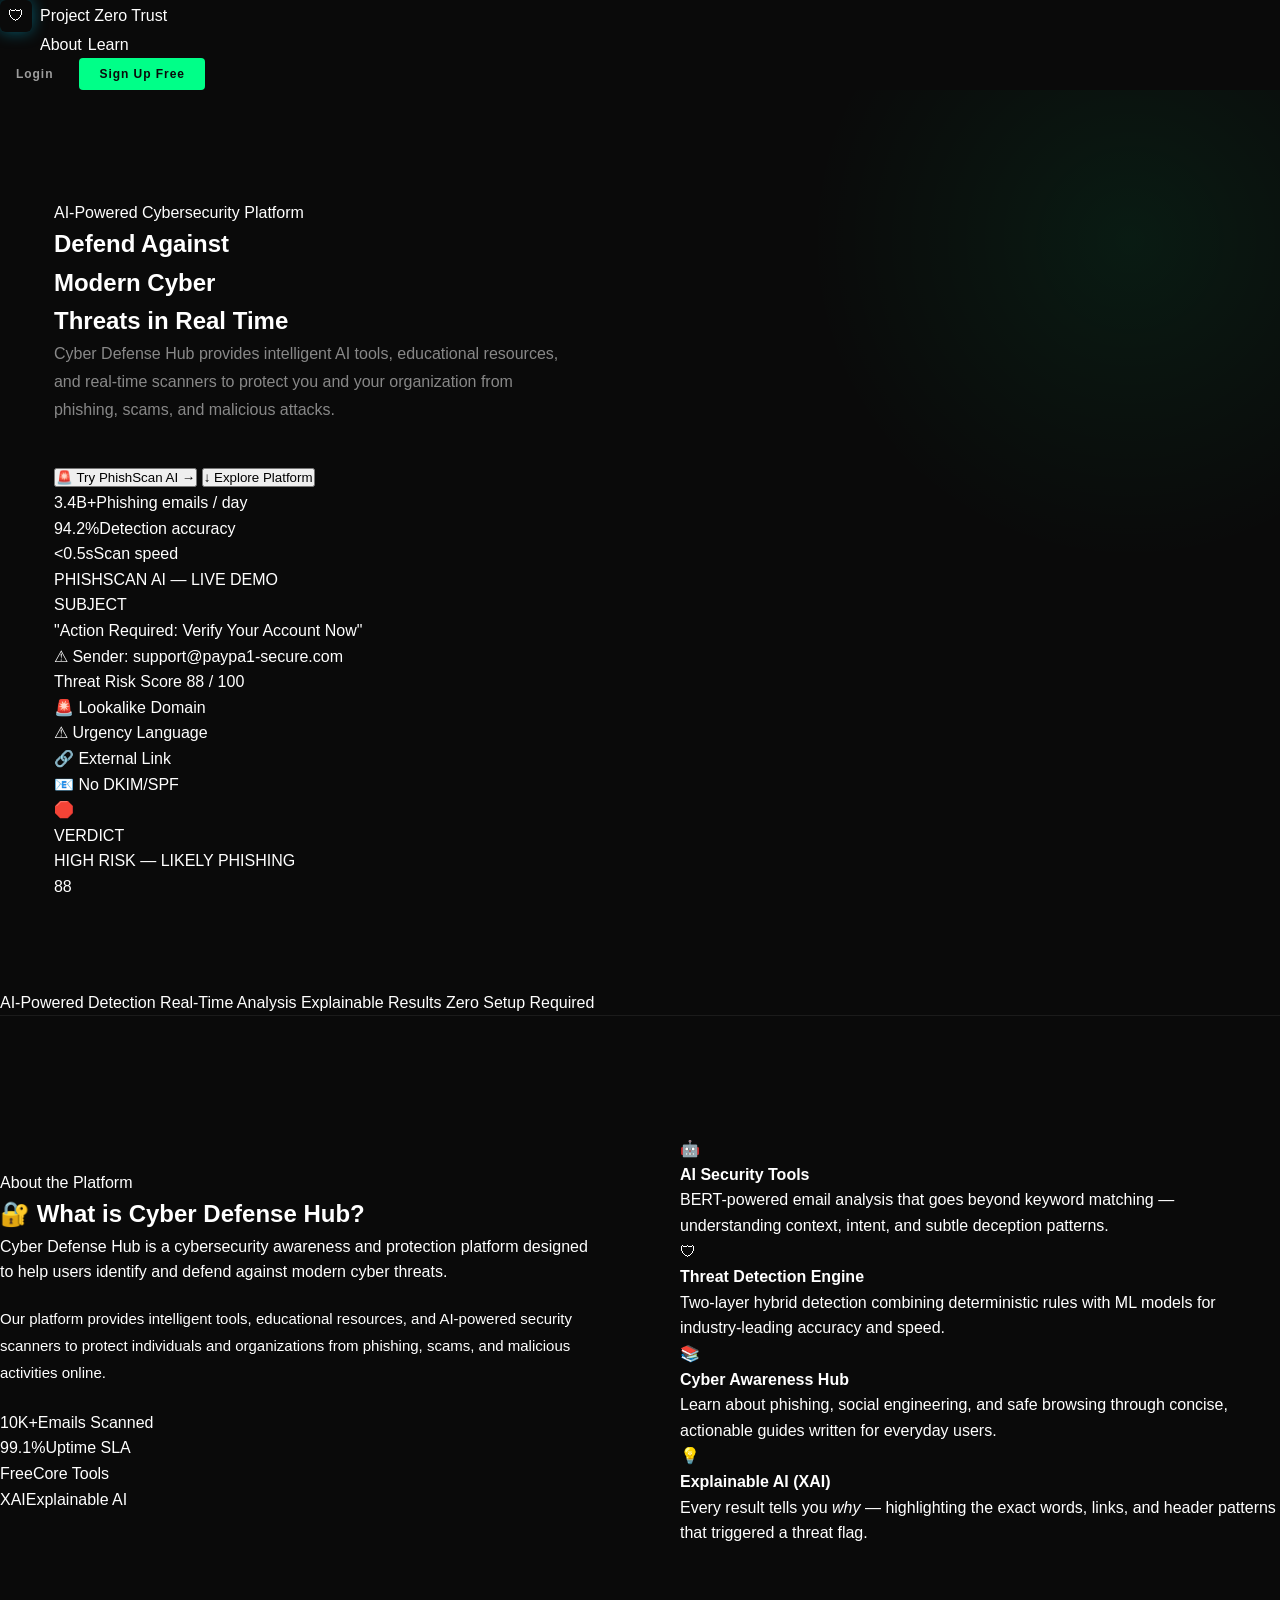
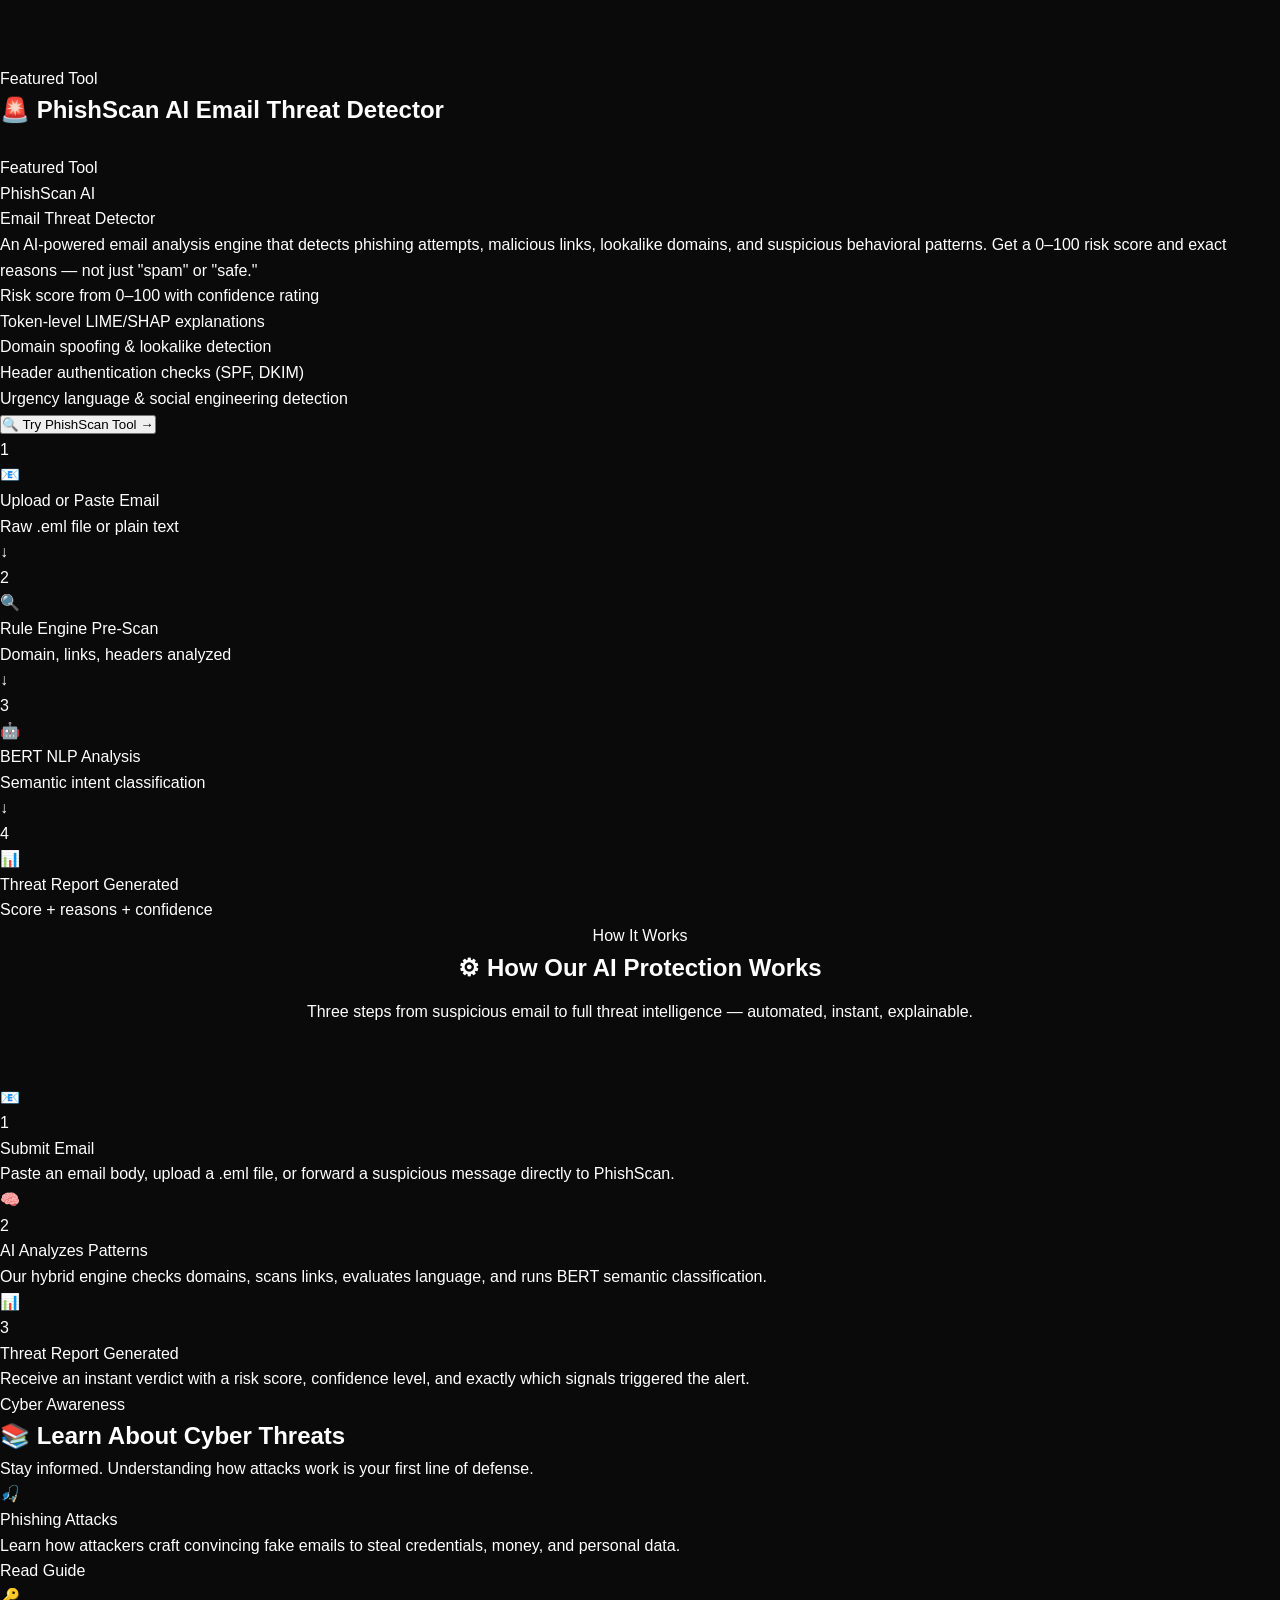
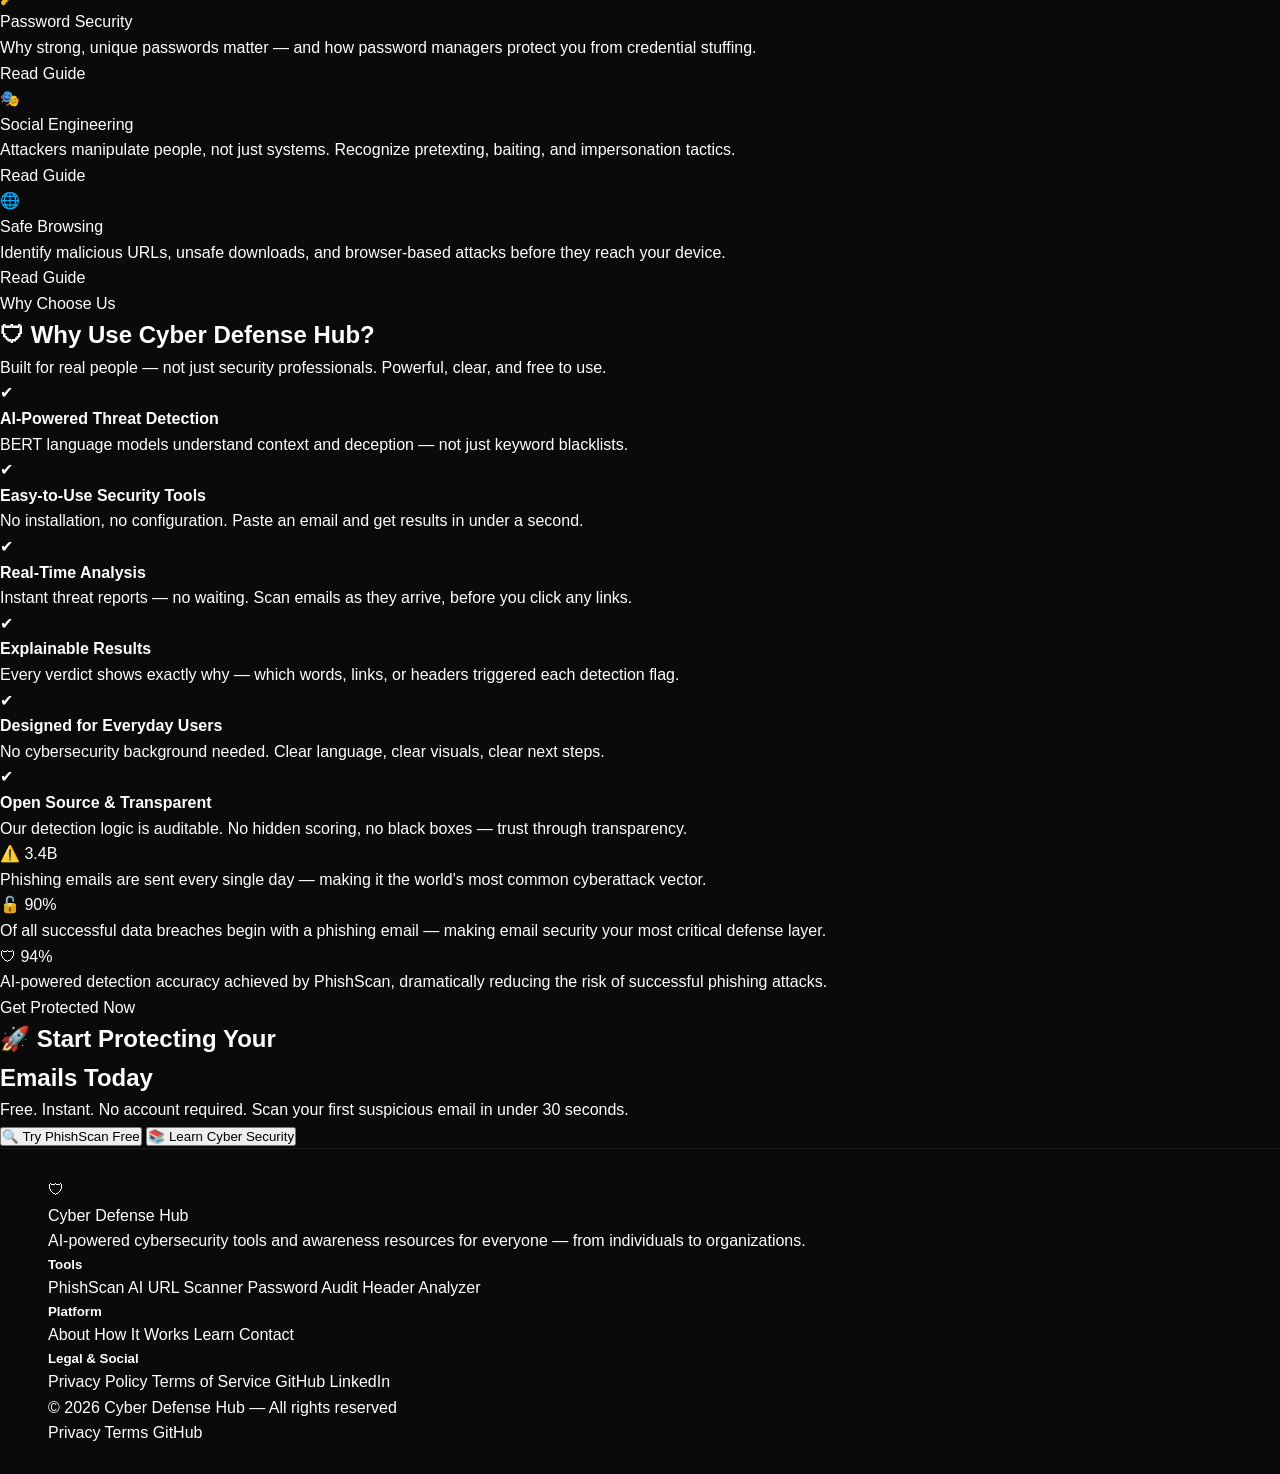
<file: cyber-defense-hub.html>
<!DOCTYPE html>
<html lang="en">
<head>
<meta charset="UTF-8"/>
<meta name="viewport" content="width=device-width, initial-scale=1.0"/>
<title>Cyber Defense Hub — AI-Powered Cybersecurity Platform</title>
<link href="https://fonts.googleapis.com/css2?family=Orbitron:wght@400;600;700;900&family=DM+Sans:wght@300;400;500;600&display=swap" rel="stylesheet"/>
<link rel="stylesheet" href="style.css">
</head>
<body>

<!-- ══════════════ NAVBAR ══════════════ -->
<nav>
  <div class="nav-logo">
    <div class="shield">🛡</div>
    Project Zero Trust
  </div>
  <div class="nav-links">
    <div class="nav-dropdown">
      <span>Tools</span>
      <div class="dropdown-menu">
        <a href="https://phishscan-ai-4mpcusz7thepqtvh73nkqh.streamlit.app" class="dropdown-item" target="_blank">
          <div class="di-icon">🎣</div>
          <div class="di-info">
            <div class="di-name">PhishScan AI <span class="nav-badge">NEW</span></div>
            <div class="di-desc">Email Threat Detector & Analyzer</div>
          </div>
        </a>
        <div class="dropdown-item" style="opacity:0.45; cursor:default;">
          <div class="di-icon">🔗</div>
          <div class="di-info">
            <div class="di-name">URL Scanner <span class="nav-badge" style="background:#333;color:#888">SOON</span></div>
            <div class="di-desc">Malicious link detection</div>
          </div>
        </div>
        <div class="dropdown-item" style="opacity:0.45; cursor:default;">
          <div class="di-icon">🔐</div>
          <div class="di-info">
            <div class="di-name">Password Audit <span class="nav-badge" style="background:#333;color:#888">SOON</span></div>
            <div class="di-desc">Strength & breach checker</div>
          </div>
        </div>
      </div>
    </div>
    <a href="#about">About</a>
    <a href="#awareness">Learn</a>
  </div>
  <div class="nav-right">
    <button class="btn-login">Login</button>
    <button class="btn-signup">Sign Up Free</button>
  </div>
</nav>

<!-- ══════════════ HERO ══════════════ -->
<section id="hero">
  <div class="hero-bg"></div>
  <div class="hero-grid"></div>
  <div class="hero-ring"></div>
  <div class="hero-ring"></div>
  <div class="hero-ring"></div>
  <div class="hero-particles" id="particles"></div>

  <div class="hero-inner">
    <div class="hero-text">
      <div class="hero-kicker">AI-Powered Cybersecurity Platform</div>
      <h1 class="hero-title">
        Defend Against<br/>
        <span class="accent">Modern Cyber</span><br/>
        Threats in Real Time
      </h1>
      <p class="hero-desc">
        Cyber Defense Hub provides intelligent AI tools, educational resources, and real-time scanners to protect you and your organization from phishing, scams, and malicious attacks.
      </p>
      <div class="hero-cta">
        <a href="https://phishscan-ai-4mpcusz7thepqtvh73nkqh.streamlit.app" target="_blank">
          <button class="cta-primary">🚨 Try PhishScan AI →</button>
        </a>
        <button class="cta-secondary" onclick="document.getElementById('about').scrollIntoView({behavior:'smooth'})">
          ↓ Explore Platform
        </button>
      </div>
      <div class="hero-stats">
        <div class="hero-stat"><span class="hs-num">3.4B+</span><span class="hs-label">Phishing emails / day</span></div>
        <div class="hero-stat"><span class="hs-num">94.2%</span><span class="hs-label">Detection accuracy</span></div>
        <div class="hero-stat"><span class="hs-num">&lt;0.5s</span><span class="hs-label">Scan speed</span></div>
      </div>
    </div>

    <div class="hero-card-wrap">
      <div class="hero-card">
        <div class="hc-header">
          <div class="hc-dots">
            <div class="hc-dot r"></div><div class="hc-dot y"></div><div class="hc-dot g"></div>
          </div>
          <div class="hc-title">PHISHSCAN AI — LIVE DEMO</div>
        </div>
        <div class="hc-subject">
          <div class="s-label">SUBJECT</div>
          <div class="s-val">"Action Required: Verify Your Account Now"</div>
          <div class="s-warn">⚠ Sender: support@paypa1-secure.com</div>
        </div>
        <div class="scan-bar-wrap">
          <div class="scan-label">
            <span>Threat Risk Score</span>
            <span class="scan-pct">88 / 100</span>
          </div>
          <div class="scan-track"><div class="scan-fill"></div></div>
        </div>
        <div class="threat-tags">
          <div class="threat-tag high">🚨 Lookalike Domain</div>
          <div class="threat-tag high">⚠ Urgency Language</div>
          <div class="threat-tag med">🔗 External Link</div>
          <div class="threat-tag info">📧 No DKIM/SPF</div>
        </div>
        <div class="verdict-box">
          <div class="verdict-icon">🛑</div>
          <div class="verdict-text">
            <div class="v-label">VERDICT</div>
            <div class="v-val">HIGH RISK — LIKELY PHISHING</div>
          </div>
          <div class="verdict-score">88</div>
        </div>
      </div>
    </div>
  </div>
</section>

<!-- ══════════════ DIVIDER ══════════════ -->
<div class="divider-bar">
  <span>AI-Powered Detection</span>
  <span>Real-Time Analysis</span>
  <span>Explainable Results</span>
  <span>Zero Setup Required</span>
</div>

<!-- ══════════════ ABOUT ══════════════ -->
<section id="about" class="dark-section" style="background: var(--dark2);">
  <div class="ds-inner">
    <div class="about-grid">
      <div class="reveal">
        <div class="sec-label">About the Platform</div>
        <h2 class="sec-title">🔐 What is <span class="c">Cyber Defense Hub?</span></h2>
        <p class="sec-sub" style="margin-bottom: 20px;">
          Cyber Defense Hub is a cybersecurity awareness and protection platform designed to help users identify and defend against modern cyber threats.
        </p>
        <p style="font-size:15px; color:var(--muted-d); line-height:1.8; margin-bottom:24px;">
          Our platform provides intelligent tools, educational resources, and AI-powered security scanners to protect individuals and organizations from phishing, scams, and malicious activities online.
        </p>
        <div class="at-stats">
          <div class="at-stat"><span class="n">10K+</span><span class="l">Emails Scanned</span></div>
          <div class="at-stat"><span class="n">99.1%</span><span class="l">Uptime SLA</span></div>
          <div class="at-stat"><span class="n">Free</span><span class="l">Core Tools</span></div>
          <div class="at-stat"><span class="n">XAI</span><span class="l">Explainable AI</span></div>
        </div>
      </div>
      <div class="about-features reveal" style="transition-delay:0.15s;">
        <div class="af-item">
          <div class="af-icon">🤖</div>
          <div class="af-content">
            <h4>AI Security Tools</h4>
            <p>BERT-powered email analysis that goes beyond keyword matching — understanding context, intent, and subtle deception patterns.</p>
          </div>
        </div>
        <div class="af-item">
          <div class="af-icon">🛡</div>
          <div class="af-content">
            <h4>Threat Detection Engine</h4>
            <p>Two-layer hybrid detection combining deterministic rules with ML models for industry-leading accuracy and speed.</p>
          </div>
        </div>
        <div class="af-item">
          <div class="af-icon">📚</div>
          <div class="af-content">
            <h4>Cyber Awareness Hub</h4>
            <p>Learn about phishing, social engineering, and safe browsing through concise, actionable guides written for everyday users.</p>
          </div>
        </div>
        <div class="af-item">
          <div class="af-icon">💡</div>
          <div class="af-content">
            <h4>Explainable AI (XAI)</h4>
            <p>Every result tells you <em>why</em> — highlighting the exact words, links, and header patterns that triggered a threat flag.</p>
          </div>
        </div>
      </div>
    </div>
  </div>
</section>

<!-- ══════════════ FEATURED TOOL ══════════════ -->
<section id="featured-tool" class="dark-section">
  <div class="ds-inner">
    <div class="sec-label reveal">Featured Tool</div>
    <h2 class="sec-title reveal">🚨 <span class="c">PhishScan AI</span> Email Threat Detector</h2>
    <p class="sec-sub reveal">Our flagship tool — analyze any email in under a second and get a full threat report with human-readable explanations.</p>
    <div class="ft-card reveal">
      <div>
        <div class="ft-badge">Featured Tool</div>
        <div class="ft-title"><span>PhishScan AI</span><br/>Email Threat Detector</div>
        <p class="ft-desc">
          An AI-powered email analysis engine that detects phishing attempts, malicious links, lookalike domains, and suspicious behavioral patterns. Get a 0–100 risk score and exact reasons — not just "spam" or "safe."
        </p>
        <div class="ft-features">
          <div class="ft-feature">Risk score from 0–100 with confidence rating</div>
          <div class="ft-feature">Token-level LIME/SHAP explanations</div>
          <div class="ft-feature">Domain spoofing & lookalike detection</div>
          <div class="ft-feature">Header authentication checks (SPF, DKIM)</div>
          <div class="ft-feature">Urgency language & social engineering detection</div>
        </div>
        <a href="phishing-detector-hackathon.html">
          <button class="btn-try">🔍 Try PhishScan Tool →</button>
        </a>
      </div>
      <div class="ft-flow">
        <div class="flow-step">
          <div class="flow-num n1">1</div>
          <div class="flow-icon">📧</div>
          <div class="flow-content">
            <div class="fc-title">Upload or Paste Email</div>
            <div class="fc-sub">Raw .eml file or plain text</div>
          </div>
        </div>
        <div class="flow-arrow">↓</div>
        <div class="flow-step">
          <div class="flow-num n2">2</div>
          <div class="flow-icon">🔍</div>
          <div class="flow-content">
            <div class="fc-title">Rule Engine Pre-Scan</div>
            <div class="fc-sub">Domain, links, headers analyzed</div>
          </div>
        </div>
        <div class="flow-arrow">↓</div>
        <div class="flow-step">
          <div class="flow-num n3">3</div>
          <div class="flow-icon">🤖</div>
          <div class="flow-content">
            <div class="fc-title">BERT NLP Analysis</div>
            <div class="fc-sub">Semantic intent classification</div>
          </div>
        </div>
        <div class="flow-arrow">↓</div>
        <div class="flow-step">
          <div class="flow-num n4">4</div>
          <div class="flow-icon">📊</div>
          <div class="flow-content">
            <div class="fc-title">Threat Report Generated</div>
            <div class="fc-sub">Score + reasons + confidence</div>
          </div>
        </div>
      </div>
    </div>
  </div>
</section>

<!-- ══════════════ HOW IT WORKS ══════════════ -->
<section id="how-it-works" class="dark-section" style="background:var(--dark2);">
  <div class="ds-inner">
    <div class="sec-label reveal" style="justify-content:center; text-align:center;">How It Works</div>
    <h2 class="sec-title reveal" style="text-align:center; margin:0 auto 12px;">⚙ How Our <span class="c">AI Protection</span> Works</h2>
    <p class="sec-sub reveal" style="text-align:center; margin:0 auto 60px;">Three steps from suspicious email to full threat intelligence — automated, instant, explainable.</p>
    <div class="steps-row">
      <div class="step-item reveal">
        <div class="step-circle"><span>📧</span><div class="step-num">1</div></div>
        <div class="step-title">Submit Email</div>
        <p class="step-desc">Paste an email body, upload a .eml file, or forward a suspicious message directly to PhishScan.</p>
      </div>
      <div class="step-item reveal" style="transition-delay:0.15s;">
        <div class="step-circle"><span>🧠</span><div class="step-num">2</div></div>
        <div class="step-title">AI Analyzes Patterns</div>
        <p class="step-desc">Our hybrid engine checks domains, scans links, evaluates language, and runs BERT semantic classification.</p>
      </div>
      <div class="step-item reveal" style="transition-delay:0.3s;">
        <div class="step-circle"><span>📊</span><div class="step-num">3</div></div>
        <div class="step-title">Threat Report Generated</div>
        <p class="step-desc">Receive an instant verdict with a risk score, confidence level, and exactly which signals triggered the alert.</p>
      </div>
    </div>
  </div>
</section>

<!-- ══════════════ AWARENESS ══════════════ -->
<section id="awareness" class="dark-section">
  <div class="ds-inner">
    <div class="sec-label reveal">Cyber Awareness</div>
    <h2 class="sec-title reveal">📚 Learn About <span class="c">Cyber Threats</span></h2>
    <p class="sec-sub reveal">Stay informed. Understanding how attacks work is your first line of defense.</p>
    <div class="awareness-grid">
      <div class="aw-card c1 reveal">
        <span class="aw-icon">🎣</span>
        <div class="aw-title">Phishing Attacks</div>
        <p class="aw-desc">Learn how attackers craft convincing fake emails to steal credentials, money, and personal data.</p>
        <div class="aw-read"><a href="guide-phishing-attacks.html">Read Guide</a></div>
      </div>
      <div class="aw-card c2 reveal" style="transition-delay:0.1s;">
        <span class="aw-icon">🔑</span>
        <div class="aw-title">Password Security</div>
        <p class="aw-desc">Why strong, unique passwords matter — and how password managers protect you from credential stuffing.</p>
        <div class="aw-read">Read Guide</div>
      </div>
      <div class="aw-card c3 reveal" style="transition-delay:0.2s;">
        <span class="aw-icon">🎭</span>
        <div class="aw-title">Social Engineering</div>
        <p class="aw-desc">Attackers manipulate people, not just systems. Recognize pretexting, baiting, and impersonation tactics.</p>
        <div class="aw-read">Read Guide</div>
      </div>
      <div class="aw-card c4 reveal" style="transition-delay:0.3s;">
        <span class="aw-icon">🌐</span>
        <div class="aw-title">Safe Browsing</div>
        <p class="aw-desc">Identify malicious URLs, unsafe downloads, and browser-based attacks before they reach your device.</p>
        <div class="aw-read">Read Guide</div>
      </div>
    </div>
  </div>
</section>

<!-- ══════════════ WHY CHOOSE ══════════════ -->
<section id="why" class="dark-section" style="background:var(--dark2);">
  <div class="ds-inner">
    <div class="sec-label reveal">Why Choose Us</div>
    <h2 class="sec-title reveal">🛡 Why Use <span class="c">Cyber Defense Hub?</span></h2>
    <p class="sec-sub reveal">Built for real people — not just security professionals. Powerful, clear, and free to use.</p>
    <div class="why-grid reveal">
      <div class="why-item">
        <div class="why-check">✔</div>
        <div class="why-text">
          <h4>AI-Powered Threat Detection</h4>
          <p>BERT language models understand context and deception — not just keyword blacklists.</p>
        </div>
      </div>
      <div class="why-item">
        <div class="why-check">✔</div>
        <div class="why-text">
          <h4>Easy-to-Use Security Tools</h4>
          <p>No installation, no configuration. Paste an email and get results in under a second.</p>
        </div>
      </div>
      <div class="why-item">
        <div class="why-check">✔</div>
        <div class="why-text">
          <h4>Real-Time Analysis</h4>
          <p>Instant threat reports — no waiting. Scan emails as they arrive, before you click any links.</p>
        </div>
      </div>
      <div class="why-item">
        <div class="why-check">✔</div>
        <div class="why-text">
          <h4>Explainable Results</h4>
          <p>Every verdict shows exactly why — which words, links, or headers triggered each detection flag.</p>
        </div>
      </div>
      <div class="why-item">
        <div class="why-check">✔</div>
        <div class="why-text">
          <h4>Designed for Everyday Users</h4>
          <p>No cybersecurity background needed. Clear language, clear visuals, clear next steps.</p>
        </div>
      </div>
      <div class="why-item">
        <div class="why-check">✔</div>
        <div class="why-text">
          <h4>Open Source & Transparent</h4>
          <p>Our detection logic is auditable. No hidden scoring, no black boxes — trust through transparency.</p>
        </div>
      </div>
    </div>
  </div>
</section>

<!-- ══════════════ STATS ══════════════ -->
<section id="stats" class="dark-section" style="padding:0;">
  <div class="stats-grid">
    <div class="stat-block reveal">
      <span class="stat-icon">⚠️</span>
      <span class="stat-num">3.4B</span>
      <p class="stat-desc">Phishing emails are sent every single day — making it the world's most common cyberattack vector.</p>
    </div>
    <div class="stat-block reveal" style="transition-delay:0.15s;">
      <span class="stat-icon">🔓</span>
      <span class="stat-num">90%</span>
      <p class="stat-desc">Of all successful data breaches begin with a phishing email — making email security your most critical defense layer.</p>
    </div>
    <div class="stat-block reveal" style="transition-delay:0.3s;">
      <span class="stat-icon">🛡</span>
      <span class="stat-num">94%</span>
      <p class="stat-desc">AI-powered detection accuracy achieved by PhishScan, dramatically reducing the risk of successful phishing attacks.</p>
    </div>
  </div>
</section>

<!-- ══════════════ CTA ══════════════ -->
<section id="cta">
  <div class="cta-inner">
    <div class="sec-label reveal">Get Protected Now</div>
    <h2 class="cta-h reveal">🚀 Start Protecting Your<br/><span>Emails Today</span></h2>
    <p class="cta-sub reveal">Free. Instant. No account required. Scan your first suspicious email in under 30 seconds.</p>
    <div class="cta-btns reveal">
      <a href="phishing-detector-hackathon.html">
        <button class="cta-btn-main">🔍 Try PhishScan Free</button>
      </a>
      <button class="cta-btn-sec" onclick="document.getElementById('awareness').scrollIntoView({behavior:'smooth'})">
        📚 Learn Cyber Security
      </button>
    </div>
  </div>
</section>

<!-- ══════════════ FOOTER ══════════════ -->
<footer>
  <div class="footer-grid">
    <div class="footer-brand">
      <div class="fb-logo"><div class="shield">🛡</div> Cyber Defense Hub</div>
      <p>AI-powered cybersecurity tools and awareness resources for everyone — from individuals to organizations.</p>
    </div>
    <div class="footer-col">
      <h5>Tools</h5>
      <a href="phishing-detector-hackathon.html">PhishScan AI</a>
      <a href="#">URL Scanner</a>
      <a href="#">Password Audit</a>
      <a href="#">Header Analyzer</a>
    </div>
    <div class="footer-col">
      <h5>Platform</h5>
      <a href="#about">About</a>
      <a href="#how-it-works">How It Works</a>
      <a href="#awareness">Learn</a>
      <a href="#">Contact</a>
    </div>
    <div class="footer-col">
      <h5>Legal & Social</h5>
      <a href="#">Privacy Policy</a>
      <a href="#">Terms of Service</a>
      <a href="#">GitHub</a>
      <a href="#">LinkedIn</a>
    </div>
  </div>
  <div class="footer-bottom">
    <p>© 2026 Cyber Defense Hub — All rights reserved</p>
    <div class="footer-links">
      <a href="#">Privacy</a>
      <a href="#">Terms</a>
      <a href="#">GitHub</a>
    </div>
  </div>
</footer>

<script>
// ── Scroll Reveal ──
const observer = new IntersectionObserver((entries) => {
  entries.forEach(e => { if (e.isIntersecting) e.target.classList.add('visible'); });
}, { threshold: 0.1, rootMargin: '0px 0px -40px 0px' });
document.querySelectorAll('.reveal').forEach(el => observer.observe(el));

// ── Hero Particles ──
const container = document.getElementById('particles');
for (let i = 0; i < 24; i++) {
  const p = document.createElement('div');
  p.className = 'particle';
  p.style.cssText = `
    left: ${Math.random() * 100}%;
    bottom: ${Math.random() * 20}%;
    animation-duration: ${8 + Math.random() * 12}s;
    animation-delay: ${Math.random() * 10}s;
    width: ${2 + Math.random() * 4}px;
    height: ${2 + Math.random() * 4}px;
    opacity: ${0.2 + Math.random() * 0.5};
  `;
  container.appendChild(p);
}

// ── Navbar scroll effect ──
window.addEventListener('scroll', () => {
  const nav = document.querySelector('nav');
  if (window.scrollY > 40) {
    nav.style.borderBottomColor = 'rgba(0,212,255,0.1)';
  } else {
    nav.style.borderBottomColor = 'var(--border-d)';
  }
});
</script>
</body>
</html>
</file>
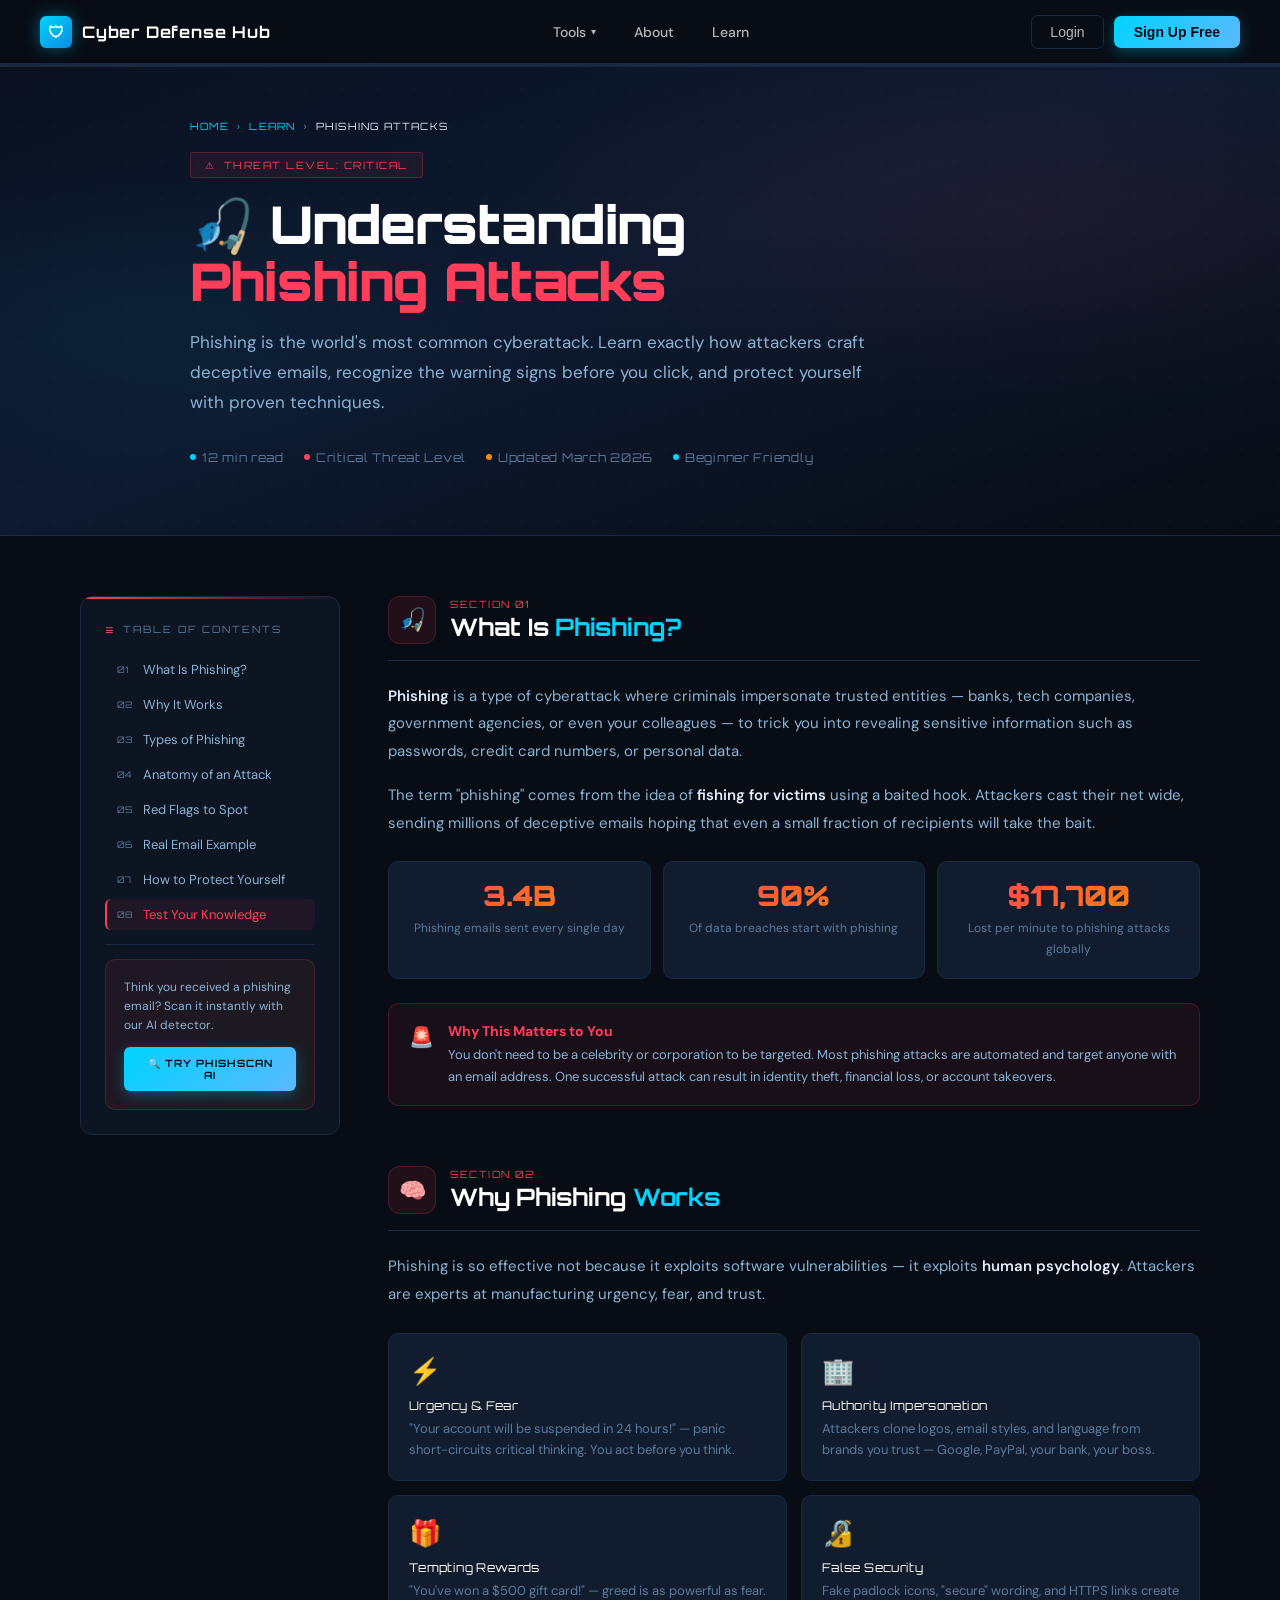
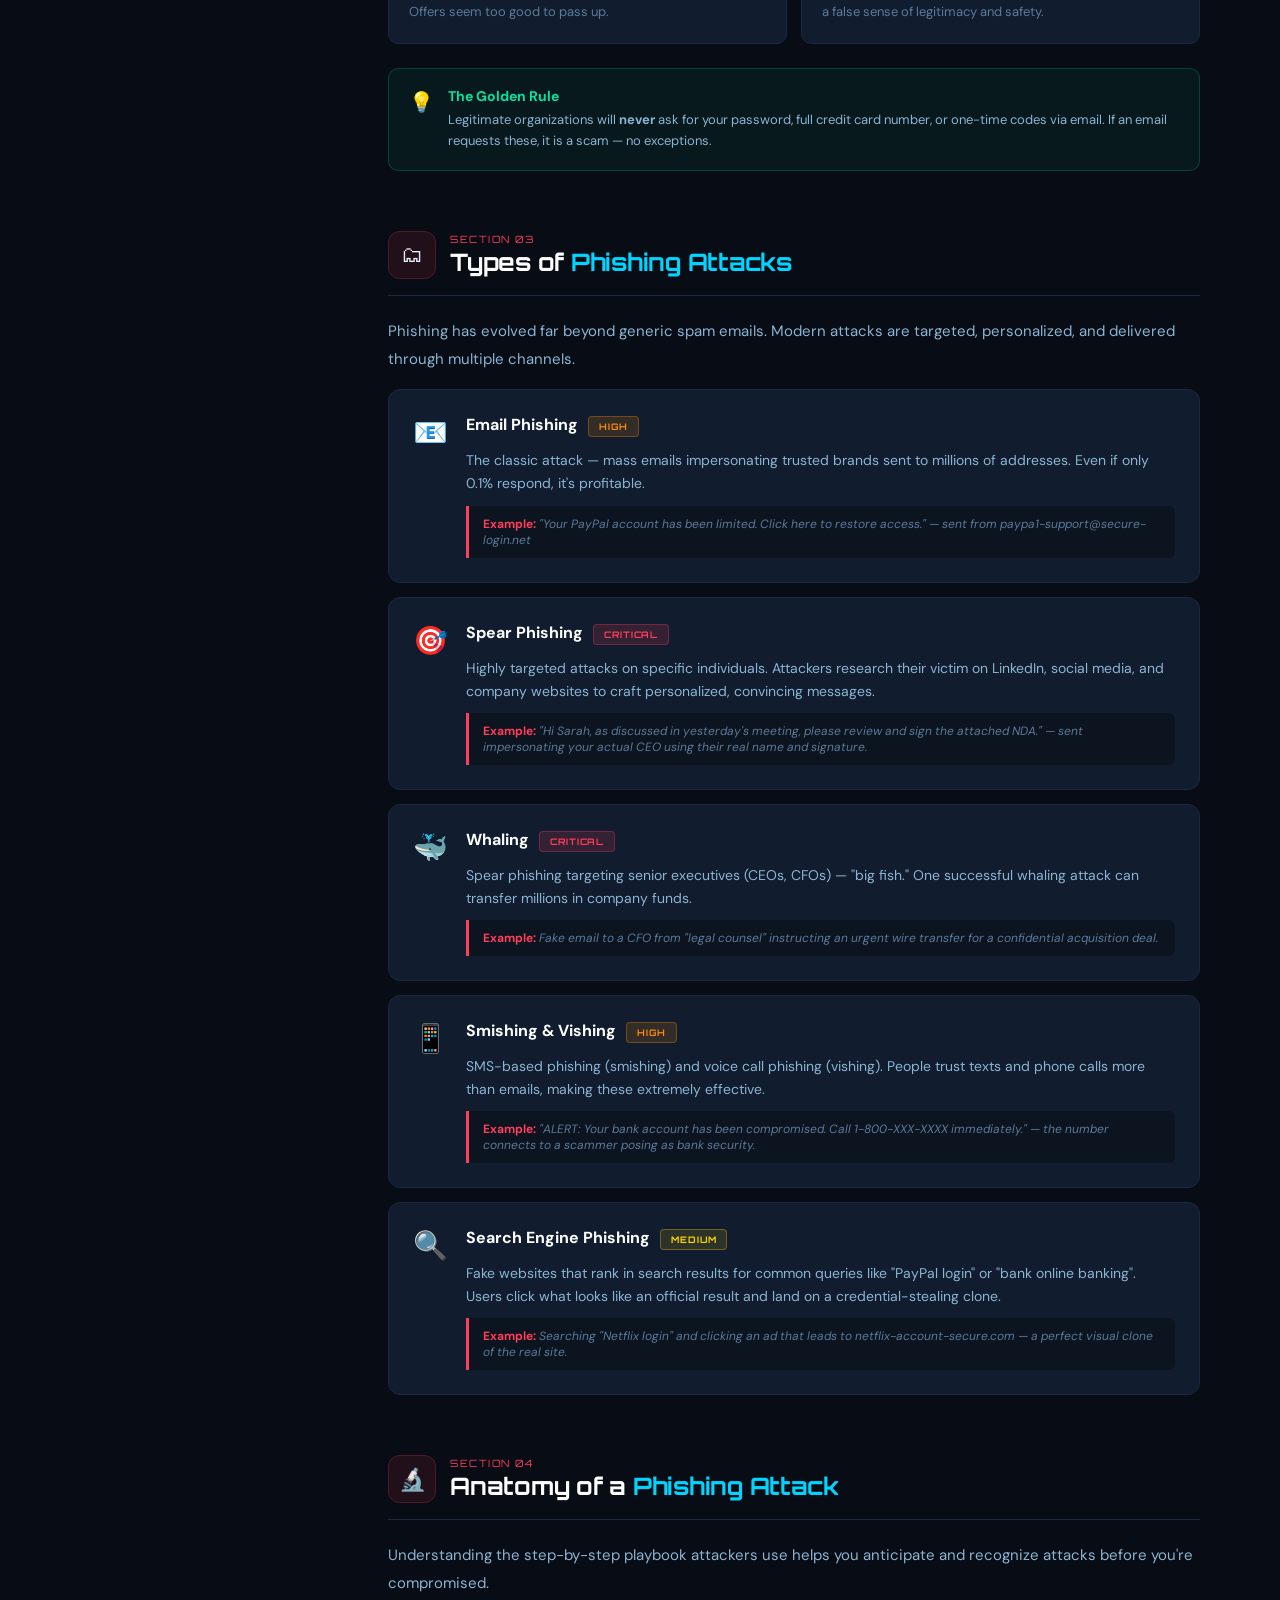
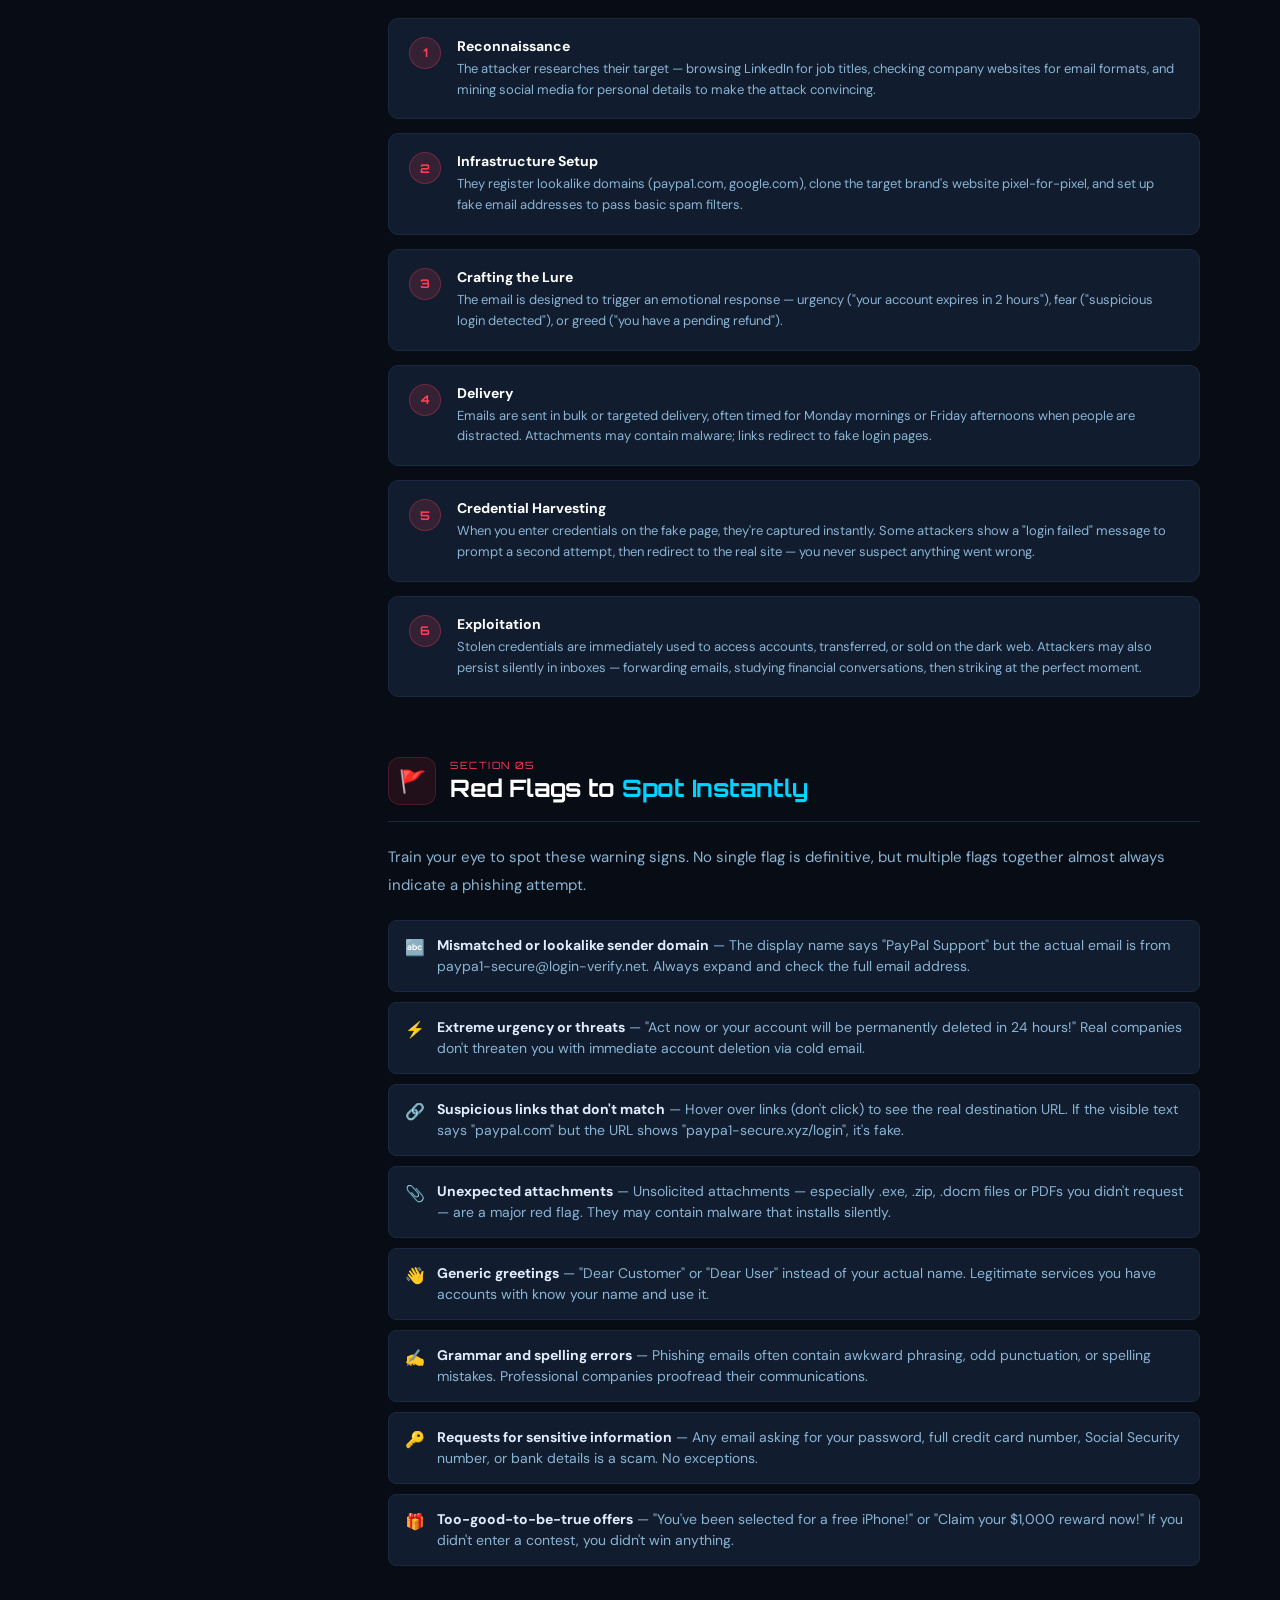
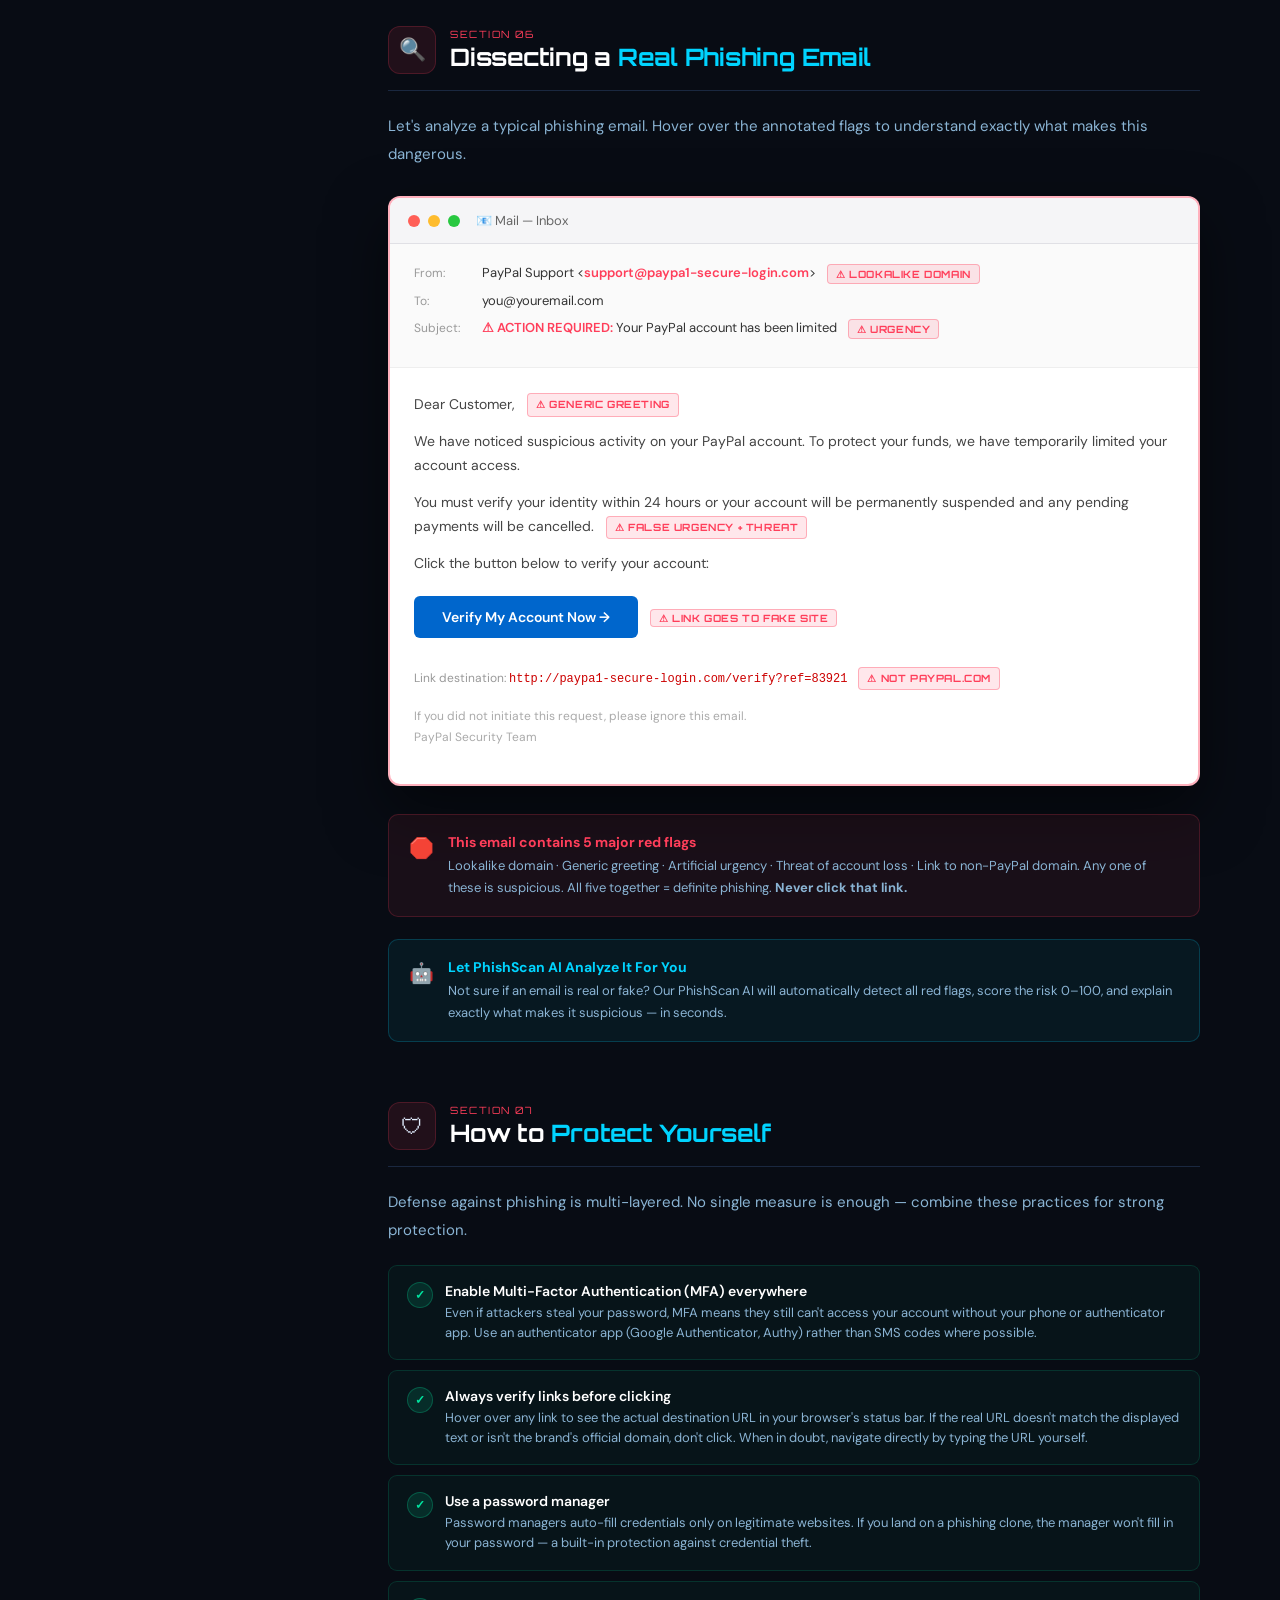
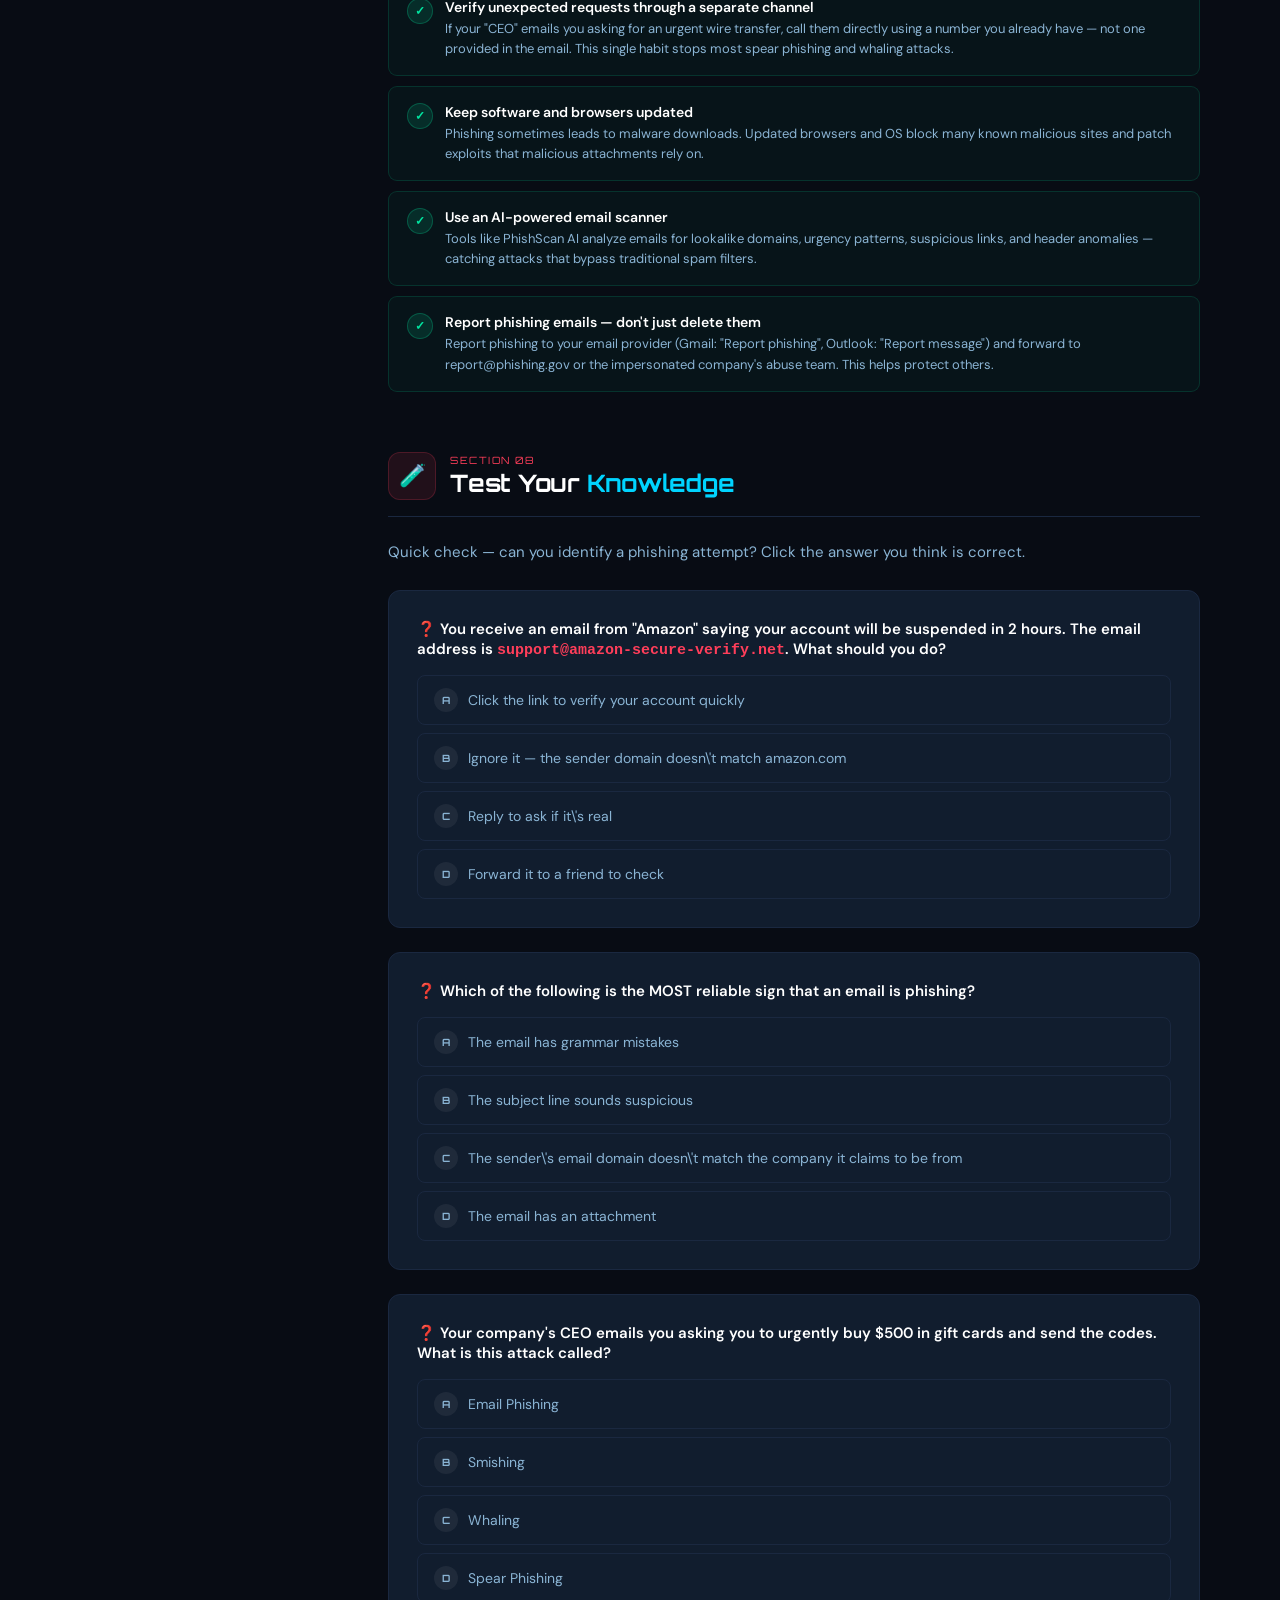
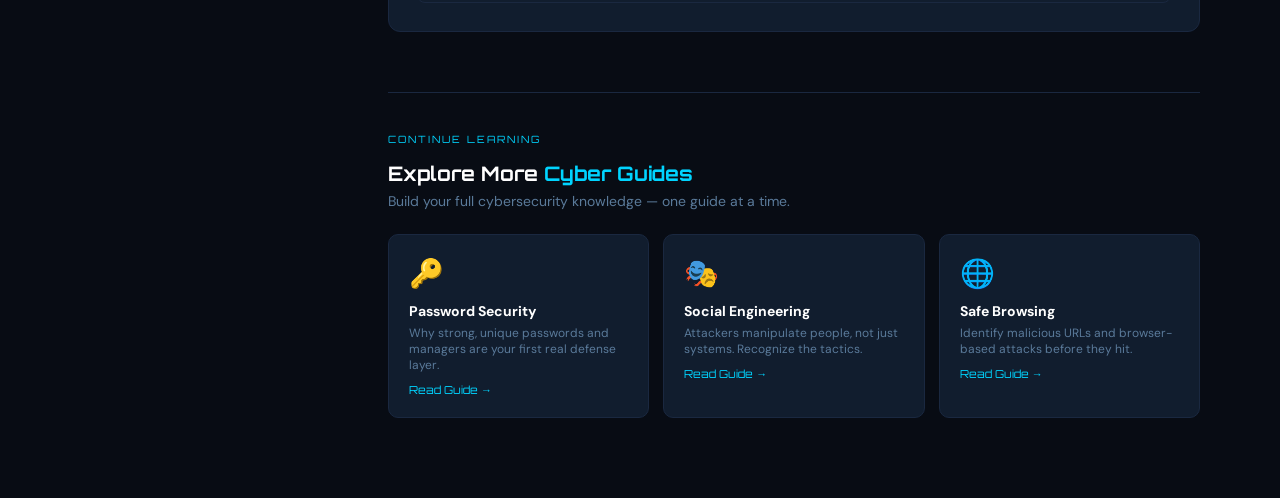
<file: guide-phishing-attacks.html>
<!DOCTYPE html>
<html lang="en">
<head>
<meta charset="UTF-8"/>
<meta name="viewport" content="width=device-width, initial-scale=1.0"/>
<title>Phishing Attacks — Cyber Defense Hub</title>
<link href="https://fonts.googleapis.com/css2?family=Orbitron:wght@400;600;700;900&family=DM+Sans:ital,wght@0,300;0,400;0,500;0,600;1,400&display=swap" rel="stylesheet"/>
<link rel="stylesheet" href="phishingAttackStyle.css">
<script src="phishingAttackScript.js" defer></script>
</head>
<body>

<!-- ── READING PROGRESS ── -->
<div class="reading-progress"><div class="reading-bar" id="readingBar"></div></div>

<!-- ══════════════ NAVBAR ══════════════ -->
<nav>
  <a href="cyber-defense-hub.html" class="nav-logo">
    <div class="shield">🛡</div>
    Cyber Defense Hub
  </a>
  <div class="nav-links">
    <div class="nav-dropdown">
      <span>Tools</span>
      <div class="dropdown-menu">
        <a href="phishing-detector-hackathon.html" class="dropdown-item">
          <div class="di-icon">🎣</div>
          <div>
            <div class="di-name">PhishScan AI <span class="nav-badge">NEW</span></div>
            <div class="di-desc">Email Threat Detector & Analyzer</div>
          </div>
        </a>
        <div class="dropdown-item" style="opacity:0.45;cursor:default;">
          <div class="di-icon">🔗</div>
          <div>
            <div class="di-name">URL Scanner <span class="nav-badge" style="background:#333;color:#666">SOON</span></div>
            <div class="di-desc">Malicious link detection</div>
          </div>
        </div>
      </div>
    </div>
    <a href="cyber-defense-hub.html#about">About</a>
    <a href="cyber-defense-hub.html#awareness">Learn</a>
  </div>
  <div class="nav-right">
    <button class="btn-login">Login</button>
    <button class="btn-signup">Sign Up Free</button>
  </div>
</nav>

<!-- ══════════════ HERO ══════════════ -->
<div class="guide-hero">
  <div class="guide-hero-grid"></div>
  <div class="guide-hero-inner">
    <div class="breadcrumb">
      <a href="cyber-defense-hub.html">Home</a>
      <span>›</span>
      <a href="cyber-defense-hub.html#awareness">Learn</a>
      <span>›</span>
      <span style="color: var(--text);">Phishing Attacks</span>
    </div>
    <div class="guide-kicker">Threat Level: Critical</div>
    <h1 class="guide-title">
      🎣 Understanding<br/>
      <span class="red">Phishing Attacks</span>
    </h1>
    <p class="guide-desc">
      Phishing is the world's most common cyberattack. Learn exactly how attackers craft deceptive emails, recognize the warning signs before you click, and protect yourself with proven techniques.
    </p>
    <div class="guide-meta">
      <div class="meta-tag"><div class="dot"></div> 12 min read</div>
      <div class="meta-tag danger"><div class="dot"></div> Critical Threat Level</div>
      <div class="meta-tag warn"><div class="dot"></div> Updated March 2026</div>
      <div class="meta-tag"><div class="dot"></div> Beginner Friendly</div>
    </div>
  </div>
</div>

<!-- ══════════════ MAIN LAYOUT ══════════════ -->
<div class="guide-layout">

  <!-- ── TOC SIDEBAR ── -->
  <aside>
    <div class="toc">
      <div class="toc-title">Table of Contents</div>
      <ul class="toc-list">
        <li><a href="#what-is" class="active"><span class="toc-num">01</span> What Is Phishing?</a></li>
        <li><a href="#why-it-works"><span class="toc-num">02</span> Why It Works</a></li>
        <li><a href="#types"><span class="toc-num">03</span> Types of Phishing</a></li>
        <li><a href="#anatomy"><span class="toc-num">04</span> Anatomy of an Attack</a></li>
        <li><a href="#red-flags"><span class="toc-num">05</span> Red Flags to Spot</a></li>
        <li><a href="#real-example"><span class="toc-num">06</span> Real Email Example</a></li>
        <li><a href="#protect"><span class="toc-num">07</span> How to Protect Yourself</a></li>
        <li><a href="#quiz"><span class="toc-num">08</span> Test Your Knowledge</a></li>
      </ul>
      <div class="toc-divider"></div>
      <div class="try-tool-card">
        <p>Think you received a phishing email? Scan it instantly with our AI detector.</p>
        <a href="phishing-detector-hackathon.html">
          <button class="try-btn">🔍 Try PhishScan AI</button>
        </a>
      </div>
    </div>
  </aside>

  <!-- ── ARTICLE ── -->
  <article class="guide-content">

    <!-- SECTION 1: WHAT IS PHISHING -->
    <div class="guide-section" id="what-is">
      <div class="section-header">
        <div class="section-icon">🎣</div>
        <div>
          <span class="section-num">Section 01</span>
          <h2 class="section-title">What Is <span class="c">Phishing?</span></h2>
        </div>
      </div>

      <p class="guide-p">
        <strong>Phishing</strong> is a type of cyberattack where criminals impersonate trusted entities — banks, tech companies, government agencies, or even your colleagues — to trick you into revealing sensitive information such as passwords, credit card numbers, or personal data.
      </p>
      <p class="guide-p">
        The term "phishing" comes from the idea of <strong>fishing for victims</strong> using a baited hook. Attackers cast their net wide, sending millions of deceptive emails hoping that even a small fraction of recipients will take the bait.
      </p>

      <div class="stat-row">
        <div class="stat-item">
          <span class="s-num">3.4B</span>
          <span class="s-label">Phishing emails sent every single day</span>
        </div>
        <div class="stat-item">
          <span class="s-num">90%</span>
          <span class="s-label">Of data breaches start with phishing</span>
        </div>
        <div class="stat-item">
          <span class="s-num">$17,700</span>
          <span class="s-label">Lost per minute to phishing attacks globally</span>
        </div>
      </div>

      <div class="callout danger">
        <div class="callout-icon">🚨</div>
        <div class="callout-body">
          <div class="cb-title">Why This Matters to You</div>
          <p>You don't need to be a celebrity or corporation to be targeted. Most phishing attacks are automated and target anyone with an email address. One successful attack can result in identity theft, financial loss, or account takeovers.</p>
        </div>
      </div>
    </div>

    <!-- SECTION 2: WHY IT WORKS -->
    <div class="guide-section" id="why-it-works">
      <div class="section-header">
        <div class="section-icon">🧠</div>
        <div>
          <span class="section-num">Section 02</span>
          <h2 class="section-title">Why Phishing <span class="c">Works</span></h2>
        </div>
      </div>

      <p class="guide-p">
        Phishing is so effective not because it exploits software vulnerabilities — it exploits <strong>human psychology</strong>. Attackers are experts at manufacturing urgency, fear, and trust.
      </p>

      <div class="cards-grid">
        <div class="info-card">
          <span class="ic-icon">⚡</span>
          <div class="ic-title">Urgency & Fear</div>
          <p class="ic-desc">"Your account will be suspended in 24 hours!" — panic short-circuits critical thinking. You act before you think.</p>
        </div>
        <div class="info-card">
          <span class="ic-icon">🏢</span>
          <div class="ic-title">Authority Impersonation</div>
          <p class="ic-desc">Attackers clone logos, email styles, and language from brands you trust — Google, PayPal, your bank, your boss.</p>
        </div>
        <div class="info-card">
          <span class="ic-icon">🎁</span>
          <div class="ic-title">Tempting Rewards</div>
          <p class="ic-desc">"You've won a $500 gift card!" — greed is as powerful as fear. Offers seem too good to pass up.</p>
        </div>
        <div class="info-card">
          <span class="ic-icon">🔏</span>
          <div class="ic-title">False Security</div>
          <p class="ic-desc">Fake padlock icons, "secure" wording, and HTTPS links create a false sense of legitimacy and safety.</p>
        </div>
      </div>

      <div class="callout tip">
        <div class="callout-icon">💡</div>
        <div class="callout-body">
          <div class="cb-title">The Golden Rule</div>
          <p>Legitimate organizations will <strong>never</strong> ask for your password, full credit card number, or one-time codes via email. If an email requests these, it is a scam — no exceptions.</p>
        </div>
      </div>
    </div>

    <!-- SECTION 3: TYPES -->
    <div class="guide-section" id="types">
      <div class="section-header">
        <div class="section-icon">🗂</div>
        <div>
          <span class="section-num">Section 03</span>
          <h2 class="section-title">Types of <span class="c">Phishing Attacks</span></h2>
        </div>
      </div>

      <p class="guide-p">Phishing has evolved far beyond generic spam emails. Modern attacks are targeted, personalized, and delivered through multiple channels.</p>

      <div class="type-card">
        <div class="type-icon">📧</div>
        <div class="type-content">
          <div style="display:flex; gap:10px; align-items:center; margin-bottom:8px;">
            <h4>Email Phishing</h4>
            <span class="type-badge high">HIGH</span>
          </div>
          <p>The classic attack — mass emails impersonating trusted brands sent to millions of addresses. Even if only 0.1% respond, it's profitable.</p>
          <div class="example"><strong>Example:</strong> "Your PayPal account has been limited. Click here to restore access." — sent from paypa1-support@secure-login.net</div>
        </div>
      </div>

      <div class="type-card">
        <div class="type-icon">🎯</div>
        <div class="type-content">
          <div style="display:flex; gap:10px; align-items:center; margin-bottom:8px;">
            <h4>Spear Phishing</h4>
            <span class="type-badge critical">CRITICAL</span>
          </div>
          <p>Highly targeted attacks on specific individuals. Attackers research their victim on LinkedIn, social media, and company websites to craft personalized, convincing messages.</p>
          <div class="example"><strong>Example:</strong> "Hi Sarah, as discussed in yesterday's meeting, please review and sign the attached NDA." — sent impersonating your actual CEO using their real name and signature.</div>
        </div>
      </div>

      <div class="type-card">
        <div class="type-icon">🐳</div>
        <div class="type-content">
          <div style="display:flex; gap:10px; align-items:center; margin-bottom:8px;">
            <h4>Whaling</h4>
            <span class="type-badge critical">CRITICAL</span>
          </div>
          <p>Spear phishing targeting senior executives (CEOs, CFOs) — "big fish." One successful whaling attack can transfer millions in company funds.</p>
          <div class="example"><strong>Example:</strong> Fake email to a CFO from "legal counsel" instructing an urgent wire transfer for a confidential acquisition deal.</div>
        </div>
      </div>

      <div class="type-card">
        <div class="type-icon">📱</div>
        <div class="type-content">
          <div style="display:flex; gap:10px; align-items:center; margin-bottom:8px;">
            <h4>Smishing & Vishing</h4>
            <span class="type-badge high">HIGH</span>
          </div>
          <p>SMS-based phishing (smishing) and voice call phishing (vishing). People trust texts and phone calls more than emails, making these extremely effective.</p>
          <div class="example"><strong>Example:</strong> "ALERT: Your bank account has been compromised. Call 1-800-XXX-XXXX immediately." — the number connects to a scammer posing as bank security.</div>
        </div>
      </div>

      <div class="type-card">
        <div class="type-icon">🔍</div>
        <div class="type-content">
          <div style="display:flex; gap:10px; align-items:center; margin-bottom:8px;">
            <h4>Search Engine Phishing</h4>
            <span class="type-badge med">MEDIUM</span>
          </div>
          <p>Fake websites that rank in search results for common queries like "PayPal login" or "bank online banking". Users click what looks like an official result and land on a credential-stealing clone.</p>
          <div class="example"><strong>Example:</strong> Searching "Netflix login" and clicking an ad that leads to netflix-account-secure.com — a perfect visual clone of the real site.</div>
        </div>
      </div>
    </div>

    <!-- SECTION 4: ANATOMY -->
    <div class="guide-section" id="anatomy">
      <div class="section-header">
        <div class="section-icon">🔬</div>
        <div>
          <span class="section-num">Section 04</span>
          <h2 class="section-title">Anatomy of a <span class="c">Phishing Attack</span></h2>
        </div>
      </div>

      <p class="guide-p">Understanding the step-by-step playbook attackers use helps you anticipate and recognize attacks before you're compromised.</p>

      <div class="steps-list">
        <div class="step-row">
          <div class="step-n">1</div>
          <div class="step-body">
            <h4>Reconnaissance</h4>
            <p>The attacker researches their target — browsing LinkedIn for job titles, checking company websites for email formats, and mining social media for personal details to make the attack convincing.</p>
          </div>
        </div>
        <div class="step-row">
          <div class="step-n">2</div>
          <div class="step-body">
            <h4>Infrastructure Setup</h4>
            <p>They register lookalike domains (paypa1.com, googIe.com), clone the target brand's website pixel-for-pixel, and set up fake email addresses to pass basic spam filters.</p>
          </div>
        </div>
        <div class="step-row">
          <div class="step-n">3</div>
          <div class="step-body">
            <h4>Crafting the Lure</h4>
            <p>The email is designed to trigger an emotional response — urgency ("your account expires in 2 hours"), fear ("suspicious login detected"), or greed ("you have a pending refund").</p>
          </div>
        </div>
        <div class="step-row">
          <div class="step-n">4</div>
          <div class="step-body">
            <h4>Delivery</h4>
            <p>Emails are sent in bulk or targeted delivery, often timed for Monday mornings or Friday afternoons when people are distracted. Attachments may contain malware; links redirect to fake login pages.</p>
          </div>
        </div>
        <div class="step-row">
          <div class="step-n">5</div>
          <div class="step-body">
            <h4>Credential Harvesting</h4>
            <p>When you enter credentials on the fake page, they're captured instantly. Some attackers show a "login failed" message to prompt a second attempt, then redirect to the real site — you never suspect anything went wrong.</p>
          </div>
        </div>
        <div class="step-row">
          <div class="step-n">6</div>
          <div class="step-body">
            <h4>Exploitation</h4>
            <p>Stolen credentials are immediately used to access accounts, transferred, or sold on the dark web. Attackers may also persist silently in inboxes — forwarding emails, studying financial conversations, then striking at the perfect moment.</p>
          </div>
        </div>
      </div>
    </div>

    <!-- SECTION 5: RED FLAGS -->
    <div class="guide-section" id="red-flags">
      <div class="section-header">
        <div class="section-icon">🚩</div>
        <div>
          <span class="section-num">Section 05</span>
          <h2 class="section-title">Red Flags to <span class="c">Spot Instantly</span></h2>
        </div>
      </div>

      <p class="guide-p">Train your eye to spot these warning signs. No single flag is definitive, but multiple flags together almost always indicate a phishing attempt.</p>

      <div class="flags-list">
        <div class="flag-item">
          <div class="flag-icon">🔤</div>
          <div class="flag-text"><strong>Mismatched or lookalike sender domain</strong> — The display name says "PayPal Support" but the actual email is from paypa1-secure@login-verify.net. Always expand and check the full email address.</div>
        </div>
        <div class="flag-item">
          <div class="flag-icon">⚡</div>
          <div class="flag-text"><strong>Extreme urgency or threats</strong> — "Act now or your account will be permanently deleted in 24 hours!" Real companies don't threaten you with immediate account deletion via cold email.</div>
        </div>
        <div class="flag-item">
          <div class="flag-icon">🔗</div>
          <div class="flag-text"><strong>Suspicious links that don't match</strong> — Hover over links (don't click) to see the real destination URL. If the visible text says "paypal.com" but the URL shows "paypa1-secure.xyz/login", it's fake.</div>
        </div>
        <div class="flag-item">
          <div class="flag-icon">📎</div>
          <div class="flag-text"><strong>Unexpected attachments</strong> — Unsolicited attachments — especially .exe, .zip, .docm files or PDFs you didn't request — are a major red flag. They may contain malware that installs silently.</div>
        </div>
        <div class="flag-item">
          <div class="flag-icon">👋</div>
          <div class="flag-text"><strong>Generic greetings</strong> — "Dear Customer" or "Dear User" instead of your actual name. Legitimate services you have accounts with know your name and use it.</div>
        </div>
        <div class="flag-item">
          <div class="flag-icon">✍️</div>
          <div class="flag-text"><strong>Grammar and spelling errors</strong> — Phishing emails often contain awkward phrasing, odd punctuation, or spelling mistakes. Professional companies proofread their communications.</div>
        </div>
        <div class="flag-item">
          <div class="flag-icon">🔑</div>
          <div class="flag-text"><strong>Requests for sensitive information</strong> — Any email asking for your password, full credit card number, Social Security number, or bank details is a scam. No exceptions.</div>
        </div>
        <div class="flag-item">
          <div class="flag-icon">🎁</div>
          <div class="flag-text"><strong>Too-good-to-be-true offers</strong> — "You've been selected for a free iPhone!" or "Claim your $1,000 reward now!" If you didn't enter a contest, you didn't win anything.</div>
        </div>
      </div>
    </div>

    <!-- SECTION 6: REAL EXAMPLE -->
    <div class="guide-section" id="real-example">
      <div class="section-header">
        <div class="section-icon">🔍</div>
        <div>
          <span class="section-num">Section 06</span>
          <h2 class="section-title">Dissecting a <span class="c">Real Phishing Email</span></h2>
        </div>
      </div>

      <p class="guide-p">Let's analyze a typical phishing email. Hover over the annotated flags to understand exactly what makes this dangerous.</p>

      <div class="fake-email">
        <div class="fe-bar">
          <div class="fe-dot r"></div><div class="fe-dot y"></div><div class="fe-dot g"></div>
          <span class="fe-client">📧 Mail — Inbox</span>
        </div>
        <div class="fe-header">
          <div class="fe-field">
            <span class="fe-label">From:</span>
            <span class="fe-val">
              PayPal Support &lt;<span class="fe-warn">support@paypa1-secure-login.com</span>&gt;
              <span class="annotation">⚠ LOOKALIKE DOMAIN</span>
            </span>
          </div>
          <div class="fe-field">
            <span class="fe-label">To:</span>
            <span class="fe-val">you@youremail.com</span>
          </div>
          <div class="fe-field">
            <span class="fe-label">Subject:</span>
            <span class="fe-val">
              <span class="fe-warn">⚠ ACTION REQUIRED:</span> Your PayPal account has been limited
              <span class="annotation">⚠ URGENCY</span>
            </span>
          </div>
        </div>
        <div class="fe-body">
          <p>Dear Customer, <span class="annotation">⚠ GENERIC GREETING</span></p>
          <p>We have noticed <span class="fe-warn">suspicious activity</span> on your PayPal account. To protect your funds, we have temporarily <span class="fe-warn">limited your account access</span>.</p>
          <p>You must verify your identity within <span class="fe-warn">24 hours</span> or your account will be <span class="fe-warn">permanently suspended</span> and any pending payments will be cancelled. <span class="annotation">⚠ FALSE URGENCY + THREAT</span></p>
          <p>Click the button below to verify your account:</p>
          <div class="fe-btn">Verify My Account Now →</div>
          <span class="annotation">⚠ LINK GOES TO FAKE SITE</span>
          <br/><br/>
          <p style="font-size:12px; color:#999;">Link destination: <span class="fe-link">http://paypa1-secure-login.com/verify?ref=83921</span> <span class="annotation">⚠ NOT PAYPAL.COM</span></p>
          <p style="font-size:12px; color:#aaa; margin-top:16px;">If you did not initiate this request, please ignore this email.<br/>PayPal Security Team</p>
        </div>
      </div>

      <div class="callout danger">
        <div class="callout-icon">🛑</div>
        <div class="callout-body">
          <div class="cb-title">This email contains 5 major red flags</div>
          <p>Lookalike domain · Generic greeting · Artificial urgency · Threat of account loss · Link to non-PayPal domain. Any one of these is suspicious. All five together = definite phishing. <strong>Never click that link.</strong></p>
        </div>
      </div>

      <div class="callout info">
        <div class="callout-icon">🤖</div>
        <div class="callout-body">
          <div class="cb-title">Let PhishScan AI Analyze It For You</div>
          <p>Not sure if an email is real or fake? Our PhishScan AI will automatically detect all red flags, score the risk 0–100, and explain exactly what makes it suspicious — in seconds.</p>
        </div>
      </div>
    </div>

    <!-- SECTION 7: PROTECT -->
    <div class="guide-section" id="protect">
      <div class="section-header">
        <div class="section-icon">🛡</div>
        <div>
          <span class="section-num">Section 07</span>
          <h2 class="section-title">How to <span class="c">Protect Yourself</span></h2>
        </div>
      </div>

      <p class="guide-p">Defense against phishing is multi-layered. No single measure is enough — combine these practices for strong protection.</p>

      <div class="checklist">
        <div class="check-item">
          <div class="check-icon">✓</div>
          <div class="check-body">
            <h4>Enable Multi-Factor Authentication (MFA) everywhere</h4>
            <p>Even if attackers steal your password, MFA means they still can't access your account without your phone or authenticator app. Use an authenticator app (Google Authenticator, Authy) rather than SMS codes where possible.</p>
          </div>
        </div>
        <div class="check-item">
          <div class="check-icon">✓</div>
          <div class="check-body">
            <h4>Always verify links before clicking</h4>
            <p>Hover over any link to see the actual destination URL in your browser's status bar. If the real URL doesn't match the displayed text or isn't the brand's official domain, don't click. When in doubt, navigate directly by typing the URL yourself.</p>
          </div>
        </div>
        <div class="check-item">
          <div class="check-icon">✓</div>
          <div class="check-body">
            <h4>Use a password manager</h4>
            <p>Password managers auto-fill credentials only on legitimate websites. If you land on a phishing clone, the manager won't fill in your password — a built-in protection against credential theft.</p>
          </div>
        </div>
        <div class="check-item">
          <div class="check-icon">✓</div>
          <div class="check-body">
            <h4>Verify unexpected requests through a separate channel</h4>
            <p>If your "CEO" emails you asking for an urgent wire transfer, call them directly using a number you already have — not one provided in the email. This single habit stops most spear phishing and whaling attacks.</p>
          </div>
        </div>
        <div class="check-item">
          <div class="check-icon">✓</div>
          <div class="check-body">
            <h4>Keep software and browsers updated</h4>
            <p>Phishing sometimes leads to malware downloads. Updated browsers and OS block many known malicious sites and patch exploits that malicious attachments rely on.</p>
          </div>
        </div>
        <div class="check-item">
          <div class="check-icon">✓</div>
          <div class="check-body">
            <h4>Use an AI-powered email scanner</h4>
            <p>Tools like PhishScan AI analyze emails for lookalike domains, urgency patterns, suspicious links, and header anomalies — catching attacks that bypass traditional spam filters.</p>
          </div>
        </div>
        <div class="check-item">
          <div class="check-icon">✓</div>
          <div class="check-body">
            <h4>Report phishing emails — don't just delete them</h4>
            <p>Report phishing to your email provider (Gmail: "Report phishing", Outlook: "Report message") and forward to report@phishing.gov or the impersonated company's abuse team. This helps protect others.</p>
          </div>
        </div>
      </div>
    </div>

    <!-- SECTION 8: QUIZ -->
    <div class="guide-section" id="quiz">
      <div class="section-header">
        <div class="section-icon">🧪</div>
        <div>
          <span class="section-num">Section 08</span>
          <h2 class="section-title">Test Your <span class="c">Knowledge</span></h2>
        </div>
      </div>

      <p class="guide-p">Quick check — can you identify a phishing attempt? Click the answer you think is correct.</p>

      <!-- Q1 -->
      <div class="quiz-card">
        <div class="quiz-q">❓ You receive an email from "Amazon" saying your account will be suspended in 2 hours. The email address is <code style="color:var(--red);">support@amazon-secure-verify.net</code>. What should you do?</div>
        <div class="quiz-options" id="q1">
          <div class="quiz-opt" onclick="answer('q1', this, false, 'Clicking the link takes you to a credential-stealing fake site designed to look exactly like Amazon.')">
            <div class="opt-letter">A</div>Click the link to verify your account quickly
          </div>
          <div class="quiz-opt" onclick="answer('q1', this, true, 'Correct! The domain amazon-secure-verify.net is NOT amazon.com — this is a textbook lookalike domain phishing attack.')">
            <div class="opt-letter">B</div>Ignore it — the sender domain doesn\'t match amazon.com
          </div>
          <div class="quiz-opt" onclick="answer('q1', this, false, 'Replying confirms your email is active and may prompt more attacks. Also, the attacker sees your response.')">
            <div class="opt-letter">C</div>Reply to ask if it\'s real
          </div>
          <div class="quiz-opt" onclick="answer('q1', this, false, 'Forwarding can spread malware if there are malicious attachments, and friends might fall for it.')">
            <div class="opt-letter">D</div>Forward it to a friend to check
          </div>
        </div>
        <div class="quiz-feedback" id="q1-fb"></div>
      </div>

      <!-- Q2 -->
      <div class="quiz-card" style="margin-top:14px;">
        <div class="quiz-q">❓ Which of the following is the MOST reliable sign that an email is phishing?</div>
        <div class="quiz-options" id="q2">
          <div class="quiz-opt" onclick="answer('q2', this, false, 'Grammar errors are suspicious, but sophisticated attackers now use AI to write perfect prose. Don\'t rely on this alone.')">
            <div class="opt-letter">A</div>The email has grammar mistakes
          </div>
          <div class="quiz-opt" onclick="answer('q2', this, false, 'The subject line content alone isn\'t reliable — attackers craft convincing subjects that match real communications.')">
            <div class="opt-letter">B</div>The subject line sounds suspicious
          </div>
          <div class="quiz-opt" onclick="answer('q2', this, true, 'Correct! The sender\'s actual email domain is the most reliable indicator. Real companies always send from their own official domain.')">
            <div class="opt-letter">C</div>The sender\'s email domain doesn\'t match the company it claims to be from
          </div>
          <div class="quiz-opt" onclick="answer('q2', this, false, 'Legitimate emails often include attachments — invoices, contracts, reports. An attachment alone doesn\'t mean phishing.')">
            <div class="opt-letter">D</div>The email has an attachment
          </div>
        </div>
        <div class="quiz-feedback" id="q2-fb"></div>
      </div>

      <!-- Q3 -->
      <div class="quiz-card" style="margin-top:14px;">
        <div class="quiz-q">❓ Your company's CEO emails you asking you to urgently buy $500 in gift cards and send the codes. What is this attack called?</div>
        <div class="quiz-options" id="q3">
          <div class="quiz-opt" onclick="answer('q3', this, false, 'Email phishing is mass, untargeted. This is a highly targeted attack on a specific person at a specific company.')">
            <div class="opt-letter">A</div>Email Phishing
          </div>
          <div class="quiz-opt" onclick="answer('q3', this, false, 'Smishing uses SMS text messages, not email.')">
            <div class="opt-letter">B</div>Smishing
          </div>
          <div class="quiz-opt" onclick="answer('q3', this, false, 'Whaling targets the executives themselves (the "big fish"), not employees below them.')">
            <div class="opt-letter">C</div>Whaling
          </div>
          <div class="quiz-opt" onclick="answer('q3', this, true, 'Correct! This is Spear Phishing — a targeted attack impersonating your CEO. Gift card scams are a classic spear phishing tactic used against employees.')">
            <div class="opt-letter">D</div>Spear Phishing
          </div>
        </div>
        <div class="quiz-feedback" id="q3-fb"></div>
      </div>
    </div>

    <!-- NEXT ARTICLES -->
    <div class="guide-section" style="margin-bottom: 20px;">
      <div style="border-top: 1px solid var(--border); padding-top: 40px;">
        <div class="sec-label" style="font-family:var(--orb); font-size:10px; color:var(--cyan); letter-spacing:0.2em; text-transform:uppercase; margin-bottom:16px;">Continue Learning</div>
        <h3 style="font-family:var(--orb); font-size:20px; color:#fff; margin-bottom:6px;">Explore More <span style="color:var(--cyan)">Cyber Guides</span></h3>
        <p style="font-size:14px; color:var(--muted); margin-bottom:24px;">Build your full cybersecurity knowledge — one guide at a time.</p>
        <div class="next-cards">
          <div class="next-card">
            <span class="nc-icon">🔑</span>
            <div class="nc-title">Password Security</div>
            <p class="nc-desc">Why strong, unique passwords and managers are your first real defense layer.</p>
            <div class="nc-read">Read Guide →</div>
          </div>
          <div class="next-card">
            <span class="nc-icon">🎭</span>
            <div class="nc-title">Social Engineering</div>
            <p class="nc-desc">Attackers manipulate people, not just systems. Recognize the tactics.</p>
            <div class="nc-read">Read Guide →</div>
          </div>
          <div class="next-card">
            <span class="nc-icon">🌐</span>
            <div class="nc-title">Safe Browsing</div>
            <p class="nc-desc">Identify malicious URLs and browser-based attacks before they hit.</p>
            <div class="nc-read">Read Guide →</div>
          </div>
        </div>
      </div>
    </div>

  </article>
</div>
</body>
</html>
</file>
<file: style.css>
/* ═══════════════════════════════════════════════════════
   PROJECT ZERO TRUST — style.css
   Design: Brutalist Cybersecurity · Black + Neon Green
═══════════════════════════════════════════════════════ */

:root {
  --black:    #0a0a0a;
  --black2:   #111111;
  --black3:   #1a1a1a;
  --black4:   #222222;
  --green:    #00ff88;
  --green-dim:#00cc6a;
  --white:    #ffffff;
  --gray:     #888888;
  --gray2:    #555555;
  --border:   rgba(255,255,255,0.07);
  --font-main: 'Space Grotesk', sans-serif;
  --font-mono: 'JetBrains Mono', monospace;
}

*, *::before, *::after { box-sizing: border-box; margin: 0; padding: 0; }
html { scroll-behavior: smooth; font-size: 16px; }
body {
  background: var(--black);
  color: var(--white);
  font-family: var(--font-main);
  line-height: 1.6;
  overflow-x: hidden;
}
a { text-decoration: none; color: inherit; }
img { display: block; max-width: 100%; }

/* ── UTILITIES ── */
.container {
  max-width: 1280px;
  margin: 0 auto;
  padding: 0 48px;
}
.green { color: var(--green); }
.reveal {
  opacity: 0;
  transform: translateY(28px);
  transition: opacity .65s ease, transform .65s ease;
}
.reveal.visible { opacity: 1; transform: translateY(0); }

/* ═══════════════════════════════════════════════════════
   NAVBAR
═══════════════════════════════════════════════════════ */
#navbar {
  position: fixed; top: 0; left: 0; right: 0; z-index: 1000;
  display: flex; align-items: center;
  padding: 0 48px; height: 64px;
  background: rgba(10,10,10,0.95);
  backdrop-filter: blur(12px);
  border-bottom: 1px solid var(--border);
  transition: background .3s;
}
#navbar.scrolled { background: rgba(10,10,10,0.98); }

.nav-logo {
  display: flex;
  align-items: center;
  gap: 8px; /* space between logo and text */
}

.nav-logo .shield {
  width: 32px; height: 32px;
  background: linear-gradient(135deg, var(--cyan), var(--blue-core));
  border-radius: 6px;
  display: flex; align-items: center; justify-content: center;
  font-size: 16px;
  box-shadow: 0 0 16px rgba(0,212,255,0.4);
}

.nav-links {
  display: flex; align-items: center; gap: 6px; flex: 1; margin-left: 40px;
}
.nav-item { position: relative; }
.nav-link {
  font-size: 12px; font-weight: 600; letter-spacing: .1em;
  color: var(--gray); padding: 8px 16px; border-radius: 3px;
  transition: color .2s; cursor: pointer; display: block;
}
.nav-link:hover, .nav-link.active { color: var(--white); }
.nav-link.active { color: var(--green); }

/* Dropdown */
.nav-dropdown-wrap:hover .nav-dropdown { opacity: 1; pointer-events: all; transform: translateY(0); }
.nav-dropdown {
  position: absolute; top: calc(100% + 8px); left: 0;
  background: var(--black2); border: 1px solid var(--border);
  border-radius: 6px; padding: 6px; min-width: 280px;
  opacity: 0; pointer-events: none; transform: translateY(-8px);
  transition: all .2s; box-shadow: 0 20px 40px rgba(0,0,0,0.6);
}
.dd-item {
  display: flex; align-items: flex-start; gap: 10px;
  padding: 10px 12px; border-radius: 4px; cursor: pointer;
  transition: background .15s;
}
.dd-item:hover { background: rgba(255,255,255,0.04); }
.dd-item.dd-disabled { opacity: .35; cursor: not-allowed; pointer-events: none; }
.dd-icon { color: var(--green); font-size: 14px; margin-top: 1px; flex-shrink: 0; }
.dd-name { font-size: 13px; font-weight: 600; color: var(--white); margin-bottom: 1px; }
.dd-desc { font-size: 11px; color: var(--gray); }
.dd-badge {
  display: inline-block; font-size: 9px; font-weight: 700; letter-spacing: .08em;
  padding: 1px 6px; border-radius: 3px; margin-left: 6px;
  background: rgba(0,255,136,.12); color: var(--green); border: 1px solid rgba(0,255,136,.2);
}
.dd-badge.dd-soon { background: rgba(255,255,255,.05); color: var(--gray2); border-color: rgba(255,255,255,.1); }

/* Nav right */
.nav-right { display: flex; align-items: center; gap: 10px; margin-left: auto; }
.btn-login {
  font-family: var(--font-main); font-size: 12px; font-weight: 600; letter-spacing: .08em;
  color: rgba(255,255,255,.6); background: transparent; border: none; cursor: pointer;
  padding: 8px 16px; border-radius: 3px; transition: color .2s;
}
.btn-login:hover { color: var(--white); }
.btn-signup {
  font-family: var(--font-main); font-size: 12px; font-weight: 700; letter-spacing: .08em;
  color: var(--black); background: var(--green); border: none; cursor: pointer;
  padding: 9px 20px; border-radius: 4px; transition: background .2s, transform .2s;
}
.btn-signup:hover { background: var(--green-dim); transform: translateY(-1px); }

/* Mobile nav */
.nav-mobile-toggle {
  display: none; background: none; border: none; color: var(--white);
  font-size: 20px; cursor: pointer; margin-left: auto;
}
.mobile-menu {
  display: none; flex-direction: column; gap: 0;
  position: fixed; top: 64px; left: 0; right: 0; z-index: 999;
  background: var(--black2); border-bottom: 1px solid var(--border);
}
.mobile-menu.open { display: flex; }
.mobile-menu a {
  padding: 16px 24px; font-size: 13px; font-weight: 600; letter-spacing: .08em;
  color: var(--gray); border-bottom: 1px solid var(--border); transition: color .2s;
}
.mobile-menu a:hover { color: var(--white); }
.mobile-menu .mobile-signup { color: var(--green); }

/* ═══════════════════════════════════════════════════════
   HERO
═══════════════════════════════════════════════════════ */
#hero {
  min-height: 100vh;
  display: flex; align-items: center;
  position: relative; overflow: hidden;
  padding: 100px 48px 80px;
  background: var(--black);
}

/* Noise texture overlay */
.hero-noise {
  position: absolute; inset: 0; pointer-events: none; z-index: 0;
  background-image: url("data:image/svg+xml,%3Csvg viewBox='0 0 256 256' xmlns='http://www.w3.org/2000/svg'%3E%3Cfilter id='n'%3E%3CfeTurbulence type='fractalNoise' baseFrequency='0.9' numOctaves='4' stitchTiles='stitch'/%3E%3C/filter%3E%3Crect width='100%25' height='100%25' filter='url(%23n)' opacity='0.03'/%3E%3C/svg%3E");
  opacity: .5;
}

/* Grid overlay */
.hero-grid-bg {
  position: absolute; inset: 0; pointer-events: none; z-index: 0;
  background-image:
    linear-gradient(rgba(255,255,255,0.015) 1px, transparent 1px),
    linear-gradient(90deg, rgba(255,255,255,0.015) 1px, transparent 1px);
  background-size: 60px 60px;
}

/* Green glow in top-right */
#hero::after {
  content: '';
  position: absolute; top: -200px; right: -200px; z-index: 0;
  width: 700px; height: 700px; border-radius: 50%;
  background: radial-gradient(circle, rgba(0,255,136,.07) 0%, transparent 65%);
  pointer-events: none;
}

.hero-content {
  position: relative; z-index: 1;
  max-width: 1280px; margin: 0 auto; width: 100%;
  display: grid; grid-template-columns: 1fr auto;
  gap: 60px; align-items: center;
}

.hero-left { max-width: 740px; }

.status-chip {
  display: inline-flex; align-items: center; gap: 8px;
  font-family: var(--font-mono); font-size: 11px; font-weight: 500; letter-spacing: .12em;
  color: var(--green); margin-bottom: 28px;
}
.status-dot {
  width: 7px; height: 7px; border-radius: 50%; background: var(--green);
  animation: blink 1.8s ease-in-out infinite;
}
@keyframes blink { 0%,100%{opacity:1} 50%{opacity:.3} }

.hero-headline {
  font-size: clamp(46px, 7vw, 88px);
  font-weight: 700; line-height: 1.0; letter-spacing: -.03em;
  color: var(--white); margin-bottom: 24px;
}

.hero-desc {
  font-size: 16px; line-height: 1.75; color: var(--gray);
  max-width: 520px; margin-bottom: 40px;
}

.hero-actions { display: flex; gap: 14px; flex-wrap: wrap; }

.btn-primary {
  font-family: var(--font-main); font-size: 13px; font-weight: 700; letter-spacing: .1em;
  color: var(--black); background: var(--green);
  padding: 14px 30px; border-radius: 4px;
  transition: background .2s, transform .15s; display: inline-block;
}
.btn-primary:hover { background: var(--green-dim); transform: translateY(-2px); }

.btn-ghost {
  font-family: var(--font-main); font-size: 13px; font-weight: 600; letter-spacing: .08em;
  color: rgba(255,255,255,.55); background: transparent;
  padding: 14px 28px; border-radius: 4px;
  border: 1px solid rgba(255,255,255,.12);
  transition: all .2s; display: inline-block;
}
.btn-ghost:hover { color: var(--white); border-color: rgba(255,255,255,.3); }

/* Vector feed terminal */
.hero-right { flex-shrink: 0; }
.vector-feed {
  background: rgba(0,255,136,.04);
  border: 1px solid rgba(0,255,136,.15);
  border-radius: 4px; padding: 20px 24px; min-width: 280px;
}
.vf-label {
  font-family: var(--font-mono); font-size: 9px; font-weight: 700; letter-spacing: .2em;
  color: var(--green); margin-bottom: 14px; text-transform: uppercase;
  border-bottom: 1px solid rgba(0,255,136,.1); padding-bottom: 10px;
}
.vf-line {
  font-family: var(--font-mono); font-size: 12px; color: rgba(0,255,136,.7);
  margin-bottom: 7px; line-height: 1.5; opacity: 0;
  animation: fadeInLine .4s forwards;
}
.vf-line:nth-child(2) { animation-delay: .2s; }
.vf-line:nth-child(3) { animation-delay: .5s; }
.vf-line:nth-child(4) { animation-delay: .8s; }
@keyframes fadeInLine { to { opacity: 1; } }
.vf-cursor {
  font-family: var(--font-mono); font-size: 12px; color: var(--green);
  animation: cursor-blink .8s step-end infinite; margin-top: 4px;
}
@keyframes cursor-blink { 0%,100%{opacity:1} 50%{opacity:0} }

/* Scroll hint */
.scroll-hint {
  position: absolute; bottom: 32px; left: 50%; transform: translateX(-50%);
  display: flex; flex-direction: column; align-items: center; gap: 8px; z-index: 1;
}
.scroll-line {
  width: 1px; height: 40px; background: linear-gradient(to bottom, var(--green), transparent);
  animation: scroll-drop 1.8s ease-in-out infinite;
}
@keyframes scroll-drop { 0%,100%{opacity:0;transform:scaleY(0);transform-origin:top} 50%{opacity:1;transform:scaleY(1)} }
.scroll-hint span {
  font-family: var(--font-mono); font-size: 9px; letter-spacing: .2em; color: var(--gray2);
}

/* ═══════════════════════════════════════════════════════
   SECURITY STACK
═══════════════════════════════════════════════════════ */
#tools {
  background: var(--black);
  border-top: 1px solid var(--border);
  padding: 100px 0 120px;
}

.stack-header {
  display: flex; justify-content: space-between; align-items: flex-end;
  margin-bottom: 60px;
}
.section-label {
  font-size: clamp(24px, 4vw, 40px); font-weight: 700; letter-spacing: -.02em;
  color: var(--white); margin-bottom: 12px;
}
.stack-sub {
  font-size: 15px; color: var(--gray); line-height: 1.7; max-width: 460px;
}
.stack-counter {
  font-family: var(--font-mono); font-size: 12px; letter-spacing: .1em; color: var(--green);
}

/* Tools grid */
.tools-grid {
  display: grid; grid-template-columns: 1fr 1fr; gap: 2px;
}

/* Tool cards */
.tool-card {
  background: var(--black2);
  border: 1px solid var(--border);
  padding: 40px 36px; position: relative; overflow: hidden;
  cursor: default; transition: background .2s;
}
.tool-card:hover { background: var(--black3); }

.tool-featured {
  display: flex; flex-direction: column; justify-content: flex-start; gap: 16px;
  min-height: 320px;
}
.tool-icon-row { margin-bottom: 24px; position: relative; }
.tool-bg-icon {
  position: absolute; right: -10px; top: -20px;
  font-size: 80px; opacity: .07; pointer-events: none; user-select: none;
}
.tool-icon {
  font-size: 22px; display: inline-flex;
}
.tool-icon.green { color: var(--green); }
.tool-icon.sm { font-size: 16px; }
.tool-icon-row-small { display: flex; gap: 8px; margin-bottom: 16px; }

.tool-name {
  font-size: 20px; font-weight: 700; letter-spacing: -.01em;
  color: var(--white); margin-bottom: 12px;
}
.tool-desc {
  font-size: 14px; color: var(--gray); line-height: 1.7; margin-bottom: 24px;
}

.tool-link {
  display: inline-flex; align-items: center; gap: 6px;
  font-family: var(--font-mono); font-size: 12px; font-weight: 700; letter-spacing: .1em;
  color: var(--green); text-transform: uppercase; transition: gap .2s;
  border: none; background: none; cursor: pointer; padding: 0;
}
.tool-link:hover { gap: 12px; }
.tool-link .arrow { transition: transform .2s; }
.tool-link:hover .arrow { transform: translateX(4px); }

.tool-link-outline {
  display: inline-block;
  font-family: var(--font-main); font-size: 12px; font-weight: 600; letter-spacing: .06em;
  color: rgba(255,255,255,.5); border: 1px solid rgba(255,255,255,.15);
  padding: 9px 18px; border-radius: 4px; cursor: pointer;
  transition: all .2s; text-transform: uppercase;
}
.tool-link-outline:hover { color: var(--white); border-color: rgba(255,255,255,.35); }

.tool-link-disabled {
  display: inline-block;
  font-family: var(--font-main); font-size: 12px; font-weight: 600; letter-spacing: .06em;
  color: rgba(255,255,255,.2); border: 1px solid rgba(255,255,255,.07);
  padding: 9px 18px; border-radius: 4px; cursor: not-allowed; text-transform: uppercase;
}

.tool-soon { opacity: .6; }

.tools-right-col { display: flex; flex-direction: column; gap: 2px; }
.tools-bottom-row { display: grid; grid-template-columns: 1fr 1fr; gap: 2px; }

/* ═══════════════════════════════════════════════════════
   ABOUT
═══════════════════════════════════════════════════════ */
#about {
  padding: 120px 0;
  background: var(--black);
  border-top: 1px solid var(--border);
}
.about-grid {
  display: grid; grid-template-columns: 1fr 1fr; gap: 80px; align-items: center;
}

/* Server visual */
.about-img-wrap { position: relative; }
.about-img-placeholder {
  background: var(--black2); border: 1px solid var(--border); border-radius: 4px;
  height: 460px; overflow: hidden; position: relative;
  display: flex; align-items: center; justify-content: center;
}

/* Animated server rack */
.server-visual {
  display: flex; gap: 20px; align-items: center;
  padding: 20px; width: 100%;
}
.server-rack {
  display: flex; flex-direction: column; gap: 8px; flex: 1;
}
.server-unit {
  height: 36px; background: var(--black3); border: 1px solid rgba(0,255,136,.08);
  border-radius: 3px; position: relative; overflow: hidden;
}
.server-unit::before {
  content: '';
  position: absolute; left: 0; top: 0; bottom: 0;
  width: 3px; background: var(--green); opacity: .6;
}
.server-unit::after {
  content: '';
  position: absolute; right: 10px; top: 50%; transform: translateY(-50%);
  width: 6px; height: 6px; border-radius: 50%; background: var(--green);
  animation: server-blink 2s ease-in-out infinite;
}
@keyframes server-blink { 0%,100%{opacity:1} 50%{opacity:.2} }

.cable-lines { display: flex; flex-direction: column; gap: 12px; }
.cable {
  height: 2px; width: 60px; background: rgba(0,255,136,.15); border-radius: 1px;
}

/* Overlay card */
.about-overlay-card {
  position: absolute; bottom: -1px; right: -1px;
  background: rgba(10,10,10,.92); border: 1px solid rgba(0,255,136,.15);
  border-radius: 0 0 4px 0; padding: 20px 22px; max-width: 260px;
  backdrop-filter: blur(8px);
}
.aoc-title {
  font-family: var(--font-mono); font-size: 10px; font-weight: 700; letter-spacing: .14em;
  margin-bottom: 8px;
}
.aoc-desc { font-size: 13px; color: var(--gray); line-height: 1.65; }

/* About text */
.section-counter {
  font-family: var(--font-mono); font-size: 11px; letter-spacing: .16em;
  color: var(--green); margin-bottom: 16px; text-transform: uppercase;
}
.section-counter.right { text-align: right; }
.about-title {
  font-size: clamp(28px, 4vw, 48px); font-weight: 700; letter-spacing: -.02em;
  color: var(--white); line-height: 1.1; margin-bottom: 22px;
}
.about-p {
  font-size: 15px; color: var(--gray); line-height: 1.8; margin-bottom: 16px;
}

.about-stats { display: flex; gap: 36px; margin-top: 36px; padding-top: 32px; border-top: 1px solid var(--border); }
.about-stat {}
.as-num {
  font-size: 28px; font-weight: 700; letter-spacing: -.02em; line-height: 1; margin-bottom: 4px;
}
.as-label {
  font-family: var(--font-mono); font-size: 9px; letter-spacing: .14em;
  color: var(--gray2); text-transform: uppercase;
}

/* ═══════════════════════════════════════════════════════
   INTELLIGENCE BRIEFING
═══════════════════════════════════════════════════════ */
#intelligence {
  padding: 120px 0;
  background: var(--black);
  border-top: 1px solid var(--border);
}

.intel-header {
  text-align: center; margin-bottom: 64px; position: relative;
}
.intel-title {
  font-size: clamp(28px, 5vw, 52px); font-weight: 700; letter-spacing: -.02em;
  color: var(--white); margin-bottom: 14px;
}
.intel-sub {
  font-size: 15px; color: var(--gray); max-width: 520px; margin: 0 auto; line-height: 1.75;
}

.intel-grid {
  display: grid; grid-template-columns: repeat(3, 1fr); gap: 0;
}

.intel-card {
  background: var(--black2); border: 1px solid var(--border);
  padding: 40px 36px; cursor: pointer; transition: background .2s;
  display: flex; flex-direction: column;
}
.intel-card:hover { background: var(--black3); }
.intel-card:hover .ic-link { color: var(--green-dim); }

.ic-module {
  font-family: var(--font-mono); font-size: 10px; font-weight: 600; letter-spacing: .14em;
  color: var(--gray2); margin-bottom: 18px;
}
.ic-title {
  font-size: 20px; font-weight: 700; color: var(--white); margin-bottom: 12px; letter-spacing: -.01em;
}
.ic-desc {
  font-size: 14px; color: var(--gray); line-height: 1.75; flex: 1; margin-bottom: 28px;
}
.ic-link {
  font-family: var(--font-mono); font-size: 11px; font-weight: 700; letter-spacing: .1em;
  color: var(--green); text-transform: uppercase; transition: color .2s;
}
.ic-link span { margin-left: 4px; font-size: 14px; }

/* ═══════════════════════════════════════════════════════
   FOOTER
═══════════════════════════════════════════════════════ */
footer {
  background: var(--black);
  border-top: 1px solid var(--border);
  padding: 28px 48px;
}
.footer-inner {
  display: flex; align-items: center; justify-content: space-between;
  max-width: 1280px; margin: 0 auto; flex-wrap: wrap; gap: 16px;
}
.footer-logo {
  font-weight: 700; font-size: 14px; color: var(--white); letter-spacing: -.01em;
}
.footer-nav { display: flex; gap: 24px; flex-wrap: wrap; }
.footer-nav a {
  font-size: 12px; color: var(--gray2); transition: color .2s;
}
.footer-nav a:hover { color: var(--gray); }
.footer-icons { display: flex; gap: 16px; align-items: center; }
.f-icon { color: var(--gray2); transition: color .2s; }
.f-icon:hover { color: var(--white); }
.footer-copy {
  max-width: 1280px; margin: 16px auto 0;
  font-size: 11px; color: var(--gray2); letter-spacing: .02em;
}

/* ═══════════════════════════════════════════════════════
   RESPONSIVE
═══════════════════════════════════════════════════════ */
@media (max-width: 1024px) {
  .container { padding: 0 28px; }
  .tools-grid { grid-template-columns: 1fr; }
  .tools-right-col { gap: 2px; }
  .about-grid { grid-template-columns: 1fr; gap: 48px; }
  .intel-grid { grid-template-columns: 1fr; }
  .hero-content { grid-template-columns: 1fr; }
  .hero-right { display: none; }
}

@media (max-width: 768px) {
  #navbar { padding: 0 20px; }
  .nav-links, .nav-right { display: none; }
  .nav-mobile-toggle { display: block; }
  #hero { padding: 100px 20px 80px; }
  .container { padding: 0 20px; }
  .stack-header { flex-direction: column; align-items: flex-start; gap: 12px; }
  .stack-counter { align-self: flex-end; }
  .tools-bottom-row { grid-template-columns: 1fr; }
  .about-stats { flex-direction: column; gap: 20px; }
  .hero-headline { font-size: 38px; }
  footer { padding: 24px 20px; }
  .footer-inner { flex-direction: column; align-items: flex-start; }
  .footer-nav { flex-direction: column; gap: 10px; }
}
</file>
<file: phishingAttackStyle.css>
:root {
  --dark:    #080c14;
  --dark2:   #0d1422;
  --dark3:   #111d2e;
  --dark4:   #0f1928;
  --border:  #1a2840;
  --cyan:    #00d4ff;
  --blue:    #0d8ce0;
  --blue2:   #5bb8ff;
  --red:     #ff3e5a;
  --orange:  #ff8c00;
  --green:   #00e5a0;
  --yellow:  #ffd600;
  --text:    #e2eeff;
  --muted:   #5a7a9a;
  --muted2:  #8ab4d4;
  --orb: 'Orbitron', sans-serif;
  --body: 'DM Sans', sans-serif;
}
*, *::before, *::after { box-sizing: border-box; margin: 0; padding: 0; }
html { scroll-behavior: smooth; }
body { font-family: var(--body); background: var(--dark); color: var(--text); overflow-x: hidden; }
a { text-decoration: none; color: inherit; }

/* ── NAVBAR (identical to main site) ── */
nav {
  position: fixed; top: 0; left: 0; right: 0; z-index: 1000;
  background: rgba(8,12,20,0.92);
  backdrop-filter: blur(18px);
  border-bottom: 1px solid var(--border);
  padding: 0 40px; height: 64px;
  display: flex; align-items: center; justify-content: space-between;
}
.nav-logo {
  font-family: var(--orb); font-size: 16px; font-weight: 700; color: #fff;
  display: flex; align-items: center; gap: 10px; letter-spacing: 0.05em;
}
.nav-logo .shield {
  width: 32px; height: 32px;
  background: linear-gradient(135deg, var(--cyan), var(--blue));
  border-radius: 6px; display: flex; align-items: center; justify-content: center;
  font-size: 16px; box-shadow: 0 0 16px rgba(0,212,255,0.4);
}
.nav-links { display: flex; align-items: center; gap: 6px; }
.nav-links a, .nav-dropdown > span {
  font-size: 14px; font-weight: 500; color: rgba(255,255,255,0.7);
  padding: 8px 16px; border-radius: 6px; cursor: pointer;
  transition: all 0.2s; display: flex; align-items: center; gap: 5px;
}
.nav-links a:hover, .nav-dropdown > span:hover { color: #fff; background: rgba(255,255,255,0.07); }
.nav-dropdown { position: relative; }
.nav-dropdown > span::after { content: ' ▾'; font-size: 10px; }
.dropdown-menu {
  position: absolute; top: calc(100% + 8px); left: 0;
  background: var(--dark2); border: 1px solid var(--border); border-radius: 10px;
  padding: 8px; min-width: 260px;
  opacity: 0; pointer-events: none; transform: translateY(-8px);
  transition: all 0.2s; box-shadow: 0 16px 40px rgba(0,0,0,0.5);
}
.nav-dropdown:hover .dropdown-menu { opacity: 1; pointer-events: all; transform: translateY(0); }
.dropdown-item {
  display: flex; align-items: center; gap: 12px;
  padding: 12px 14px; border-radius: 7px; transition: background 0.15s; cursor: pointer;
}
.dropdown-item:hover { background: rgba(0,212,255,0.07); }
.dropdown-item .di-icon {
  width: 36px; height: 36px; background: rgba(0,212,255,0.1); border-radius: 8px;
  display: flex; align-items: center; justify-content: center; font-size: 16px;
  border: 1px solid rgba(0,212,255,0.2); flex-shrink: 0;
}
.dropdown-item .di-name { font-size: 13px; font-weight: 600; color: #fff; }
.dropdown-item .di-desc { font-size: 11px; color: var(--muted); margin-top: 1px; }
.nav-badge { font-size: 9px; background: var(--cyan); color: var(--dark); padding: 1px 6px; border-radius: 3px; font-weight: 700; letter-spacing: 0.05em; }
.nav-right { display: flex; align-items: center; gap: 10px; }
.btn-login {
  font-size: 14px; font-weight: 500; color: rgba(255,255,255,0.7);
  padding: 8px 18px; border-radius: 7px; border: 1px solid var(--border);
  transition: all 0.2s; cursor: pointer; background: transparent;
}
.btn-login:hover { color: #fff; border-color: rgba(255,255,255,0.2); }
.btn-signup {
  font-size: 14px; font-weight: 600; color: var(--dark);
  padding: 8px 20px; border-radius: 7px;
  background: linear-gradient(135deg, var(--cyan), var(--blue2));
  border: none; cursor: pointer; transition: all 0.2s;
  box-shadow: 0 4px 14px rgba(0,212,255,0.3);
}
.btn-signup:hover { transform: translateY(-1px); box-shadow: 0 6px 20px rgba(0,212,255,0.45); }

/* ── HERO BANNER ── */
.guide-hero {
  padding: 120px 60px 70px;
  position: relative; overflow: hidden;
  background: linear-gradient(160deg, #0a0f1e 0%, #0d1a30 50%, #080c14 100%);
  border-bottom: 1px solid var(--border);
}
.guide-hero::before {
  content: '';
  position: absolute; inset: 0; pointer-events: none;
  background:
    radial-gradient(ellipse 70% 60% at 80% 40%, rgba(255,62,90,0.07) 0%, transparent 60%),
    radial-gradient(ellipse 50% 50% at 10% 60%, rgba(0,212,255,0.05) 0%, transparent 60%);
}
.guide-hero-grid {
  position: absolute; inset: 0; pointer-events: none;
  background-image: radial-gradient(circle, rgba(255,62,90,0.06) 1px, transparent 1px);
  background-size: 36px 36px;
}
.guide-hero-inner { max-width: 900px; margin: 0 auto; position: relative; z-index: 1; }

.breadcrumb {
  display: flex; align-items: center; gap: 8px;
  font-family: var(--orb); font-size: 10px; letter-spacing: 0.12em;
  color: var(--muted); text-transform: uppercase; margin-bottom: 20px;
}
.breadcrumb a { color: var(--cyan); transition: opacity 0.2s; }
.breadcrumb a:hover { opacity: 0.7; }
.breadcrumb span { color: var(--muted); }

.guide-kicker {
  display: inline-flex; align-items: center; gap: 8px;
  font-family: var(--orb); font-size: 10px; letter-spacing: 0.15em;
  color: var(--red); background: rgba(255,62,90,0.08);
  border: 1px solid rgba(255,62,90,0.25);
  padding: 6px 14px; border-radius: 3px; text-transform: uppercase; margin-bottom: 18px;
}
.guide-kicker::before { content: '⚠'; }

.guide-title {
  font-family: var(--orb); font-size: clamp(30px, 5vw, 52px);
  font-weight: 900; line-height: 1.1; letter-spacing: -0.02em;
  color: #fff; margin-bottom: 18px;
}
.guide-title .red { color: var(--red); }

.guide-desc {
  font-size: 17px; line-height: 1.75; color: var(--muted2);
  max-width: 680px; margin-bottom: 32px;
}

.guide-meta {
  display: flex; align-items: center; gap: 20px; flex-wrap: wrap;
}
.meta-tag {
  display: flex; align-items: center; gap: 6px;
  font-size: 12px; color: var(--muted);
  font-family: var(--orb); letter-spacing: 0.06em;
}
.meta-tag .dot { width: 6px; height: 6px; border-radius: 50%; background: var(--cyan); }
.meta-tag.danger .dot { background: var(--red); }
.meta-tag.warn .dot { background: var(--orange); }

/* ── LAYOUT ── */
.guide-layout {
  max-width: 1200px; margin: 0 auto;
  display: grid; grid-template-columns: 260px 1fr; gap: 48px;
  padding: 60px 40px;
  align-items: start;
}

/* ── STICKY TOC ── */
.toc {
  position: sticky; top: 88px;
  background: var(--dark2); border: 1px solid var(--border); border-radius: 12px;
  padding: 24px; overflow: hidden;
}
.toc::before {
  content: ''; position: absolute; top: 0; left: 0; right: 0; height: 2px;
  background: linear-gradient(90deg, var(--red), transparent);
}
.toc-title {
  font-family: var(--orb); font-size: 10px; letter-spacing: 0.2em;
  color: var(--muted); text-transform: uppercase; margin-bottom: 16px;
  display: flex; align-items: center; gap: 8px;
}
.toc-title::before { content: '≡'; color: var(--red); font-size: 14px; }
.toc-list { list-style: none; display: flex; flex-direction: column; gap: 4px; }
.toc-list li a {
  display: flex; align-items: center; gap: 8px;
  font-size: 13px; color: var(--muted2); padding: 7px 10px; border-radius: 6px;
  transition: all 0.15s; border-left: 2px solid transparent;
}
.toc-list li a:hover { color: #fff; background: rgba(255,62,90,0.06); border-left-color: var(--red); }
.toc-list li a.active { color: var(--red); background: rgba(255,62,90,0.08); border-left-color: var(--red); }
.toc-list li a .toc-num { font-family: var(--orb); font-size: 9px; color: var(--muted); min-width: 18px; }

.toc-divider { height: 1px; background: var(--border); margin: 14px 0; }

.try-tool-card {
  background: linear-gradient(135deg, rgba(255,62,90,0.08), rgba(255,140,0,0.06));
  border: 1px solid rgba(255,62,90,0.2); border-radius: 10px; padding: 18px;
  margin-top: 6px;
}
.try-tool-card p { font-size: 12px; color: var(--muted2); line-height: 1.6; margin-bottom: 12px; }
.try-btn {
  display: flex; align-items: center; justify-content: center; gap: 6px;
  font-family: var(--orb); font-size: 10px; font-weight: 700; letter-spacing: 0.1em;
  color: var(--dark); text-transform: uppercase;
  background: linear-gradient(135deg, var(--cyan), var(--blue2));
  padding: 10px 16px; border-radius: 6px;
  box-shadow: 0 4px 14px rgba(0,212,255,0.3);
  transition: all 0.2s; cursor: pointer; border: none; width: 100%;
}
.try-btn:hover { transform: translateY(-1px); box-shadow: 0 6px 20px rgba(0,212,255,0.45); }

/* ── ARTICLE CONTENT ── */
.guide-content { min-width: 0; }

/* Section blocks */
.guide-section {
  margin-bottom: 60px;
  opacity: 0; transform: translateY(20px);
  transition: opacity 0.5s ease, transform 0.5s ease;
}
.guide-section.visible { opacity: 1; transform: translateY(0); }

.section-header {
  display: flex; align-items: center; gap: 14px;
  margin-bottom: 22px; padding-bottom: 16px;
  border-bottom: 1px solid var(--border);
}
.section-icon {
  width: 48px; height: 48px; border-radius: 12px; flex-shrink: 0;
  display: flex; align-items: center; justify-content: center; font-size: 22px;
  background: rgba(255,62,90,0.1); border: 1px solid rgba(255,62,90,0.2);
}
.section-num {
  font-family: var(--orb); font-size: 10px; color: var(--red); letter-spacing: 0.15em;
  display: block; margin-bottom: 3px; text-transform: uppercase;
}
h2.section-title {
  font-family: var(--orb); font-size: clamp(18px, 3vw, 24px);
  font-weight: 700; color: #fff; letter-spacing: -0.01em; line-height: 1.2;
}
h2.section-title .c { color: var(--cyan); }

.guide-p {
  font-size: 15px; line-height: 1.85; color: var(--muted2); margin-bottom: 16px;
}
.guide-p strong { color: var(--text); font-weight: 600; }
.guide-p .highlight { color: var(--red); font-weight: 600; }

/* Alert / callout boxes */
.callout {
  display: flex; gap: 14px; align-items: flex-start;
  padding: 18px 20px; border-radius: 10px; margin: 22px 0;
}
.callout.danger {
  background: rgba(255,62,90,0.07); border: 1px solid rgba(255,62,90,0.2);
}
.callout.warning {
  background: rgba(255,140,0,0.07); border: 1px solid rgba(255,140,0,0.2);
}
.callout.tip {
  background: rgba(0,229,160,0.06); border: 1px solid rgba(0,229,160,0.2);
}
.callout.info {
  background: rgba(0,212,255,0.06); border: 1px solid rgba(0,212,255,0.2);
}
.callout-icon { font-size: 20px; flex-shrink: 0; margin-top: 2px; }
.callout-body .cb-title { font-weight: 700; font-size: 14px; margin-bottom: 4px; color: #fff; }
.callout-body p { font-size: 13px; color: var(--muted2); line-height: 1.65; }
.callout.danger .cb-title { color: var(--red); }
.callout.warning .cb-title { color: var(--orange); }
.callout.tip .cb-title { color: var(--green); }
.callout.info .cb-title { color: var(--cyan); }

/* Cards grid */
.cards-grid { display: grid; grid-template-columns: 1fr 1fr; gap: 14px; margin: 24px 0; }
.info-card {
  background: var(--dark3); border: 1px solid var(--border); border-radius: 10px;
  padding: 20px; position: relative; overflow: hidden; cursor: default;
  transition: border-color 0.2s, transform 0.2s;
}
.info-card:hover { border-color: rgba(0,212,255,0.3); transform: translateY(-2px); }
.info-card::after {
  content: ''; position: absolute; bottom: 0; left: 0; right: 0; height: 2px;
  background: var(--cyan); transform: scaleX(0); transform-origin: left;
  transition: transform 0.3s;
}
.info-card:hover::after { transform: scaleX(1); }
.ic-icon { font-size: 26px; margin-bottom: 10px; display: block; }
.ic-title { font-family: var(--orb); font-size: 12px; color: #fff; margin-bottom: 6px; letter-spacing: 0.03em; }
.ic-desc { font-size: 13px; color: var(--muted); line-height: 1.6; }

/* Phishing type cards */
.type-card {
  background: var(--dark3); border: 1px solid var(--border); border-radius: 12px;
  padding: 24px; margin-bottom: 14px; display: flex; gap: 18px; align-items: flex-start;
  transition: all 0.2s; cursor: default;
}
.type-card:hover { border-color: rgba(255,62,90,0.3); background: rgba(255,62,90,0.02); }
.type-badge {
  padding: 4px 10px; border-radius: 4px; font-family: var(--orb);
  font-size: 9px; letter-spacing: 0.1em; font-weight: 700; text-transform: uppercase;
  flex-shrink: 0; align-self: flex-start; margin-top: 2px;
}
.type-badge.critical { background: rgba(255,62,90,0.15); color: var(--red); border: 1px solid rgba(255,62,90,0.3); }
.type-badge.high { background: rgba(255,140,0,0.15); color: var(--orange); border: 1px solid rgba(255,140,0,0.3); }
.type-badge.med { background: rgba(255,214,0,0.12); color: var(--yellow); border: 1px solid rgba(255,214,0,0.3); }
.type-icon { font-size: 28px; flex-shrink: 0; }
.type-content h4 { font-size: 16px; font-weight: 700; color: #fff; margin-bottom: 6px; }
.type-content p { font-size: 14px; color: var(--muted2); line-height: 1.65; }
.type-content .example {
  margin-top: 10px; padding: 10px 14px;
  background: rgba(0,0,0,0.3); border-left: 3px solid var(--red);
  border-radius: 0 6px 6px 0;
  font-size: 12px; color: var(--muted); font-style: italic;
}
.type-content .example strong { color: var(--red); font-style: normal; }

/* Step list */
.steps-list { display: flex; flex-direction: column; gap: 14px; margin: 20px 0; }
.step-row {
  display: flex; gap: 16px; align-items: flex-start;
  padding: 18px 20px;
  background: var(--dark3); border: 1px solid var(--border); border-radius: 10px;
  transition: border-color 0.2s;
}
.step-row:hover { border-color: rgba(0,212,255,0.2); }
.step-n {
  width: 32px; height: 32px; border-radius: 50%; flex-shrink: 0;
  display: flex; align-items: center; justify-content: center;
  font-family: var(--orb); font-size: 12px; font-weight: 700;
  background: rgba(255,62,90,0.15); color: var(--red);
  border: 1px solid rgba(255,62,90,0.3);
}
.step-body h4 { font-size: 14px; font-weight: 700; color: #fff; margin-bottom: 4px; }
.step-body p { font-size: 13px; color: var(--muted2); line-height: 1.6; }

/* Red flags list */
.flags-list { display: flex; flex-direction: column; gap: 10px; margin: 20px 0; }
.flag-item {
  display: flex; gap: 12px; align-items: flex-start;
  padding: 14px 16px; background: var(--dark3); border: 1px solid var(--border);
  border-radius: 8px; transition: all 0.2s;
}
.flag-item:hover { border-color: rgba(255,62,90,0.25); background: rgba(255,62,90,0.02); }
.flag-icon { font-size: 16px; flex-shrink: 0; margin-top: 2px; }
.flag-text { font-size: 14px; color: var(--muted2); line-height: 1.5; }
.flag-text strong { color: var(--text); }

/* Protection checklist */
.checklist { display: flex; flex-direction: column; gap: 10px; margin: 20px 0; }
.check-item {
  display: flex; gap: 12px; align-items: flex-start;
  padding: 16px 18px; border-radius: 9px;
  background: rgba(0,229,160,0.04); border: 1px solid rgba(0,229,160,0.15);
  transition: border-color 0.2s;
}
.check-item:hover { border-color: rgba(0,229,160,0.3); }
.check-icon {
  width: 26px; height: 26px; border-radius: 50%; flex-shrink: 0;
  background: rgba(0,229,160,0.12); border: 1px solid rgba(0,229,160,0.25);
  display: flex; align-items: center; justify-content: center;
  font-size: 12px; color: var(--green); font-weight: 700;
}
.check-body h4 { font-size: 14px; font-weight: 600; color: #fff; margin-bottom: 3px; }
.check-body p { font-size: 13px; color: var(--muted2); line-height: 1.55; }

/* Fake email demo */
.fake-email {
  background: #fff; border-radius: 12px; overflow: hidden;
  box-shadow: 0 24px 60px rgba(0,0,0,0.5); margin: 28px 0;
  border: 2px solid rgba(255,62,90,0.4);
}
.fe-bar {
  background: #f5f5f7; padding: 14px 18px;
  display: flex; align-items: center; gap: 8px;
  border-bottom: 1px solid #e0e0e5;
}
.fe-dot { width: 12px; height: 12px; border-radius: 50%; }
.fe-dot.r { background: #ff5f57; }
.fe-dot.y { background: #febc2e; }
.fe-dot.g { background: #28c840; }
.fe-client { font-size: 13px; color: #666; margin-left: 8px; font-family: var(--body); }
.fe-header {
  padding: 20px 24px; border-bottom: 1px solid #eee;
  background: #fafafa;
}
.fe-field { display: flex; gap: 8px; margin-bottom: 8px; align-items: flex-start; }
.fe-label { font-size: 12px; color: #999; width: 60px; flex-shrink: 0; font-family: var(--body); padding-top: 1px; }
.fe-val { font-size: 13px; color: #333; font-family: var(--body); line-height: 1.4; }
.fe-val .fe-warn { color: var(--red); font-weight: 600; }
.fe-body { padding: 24px; font-family: var(--body); color: #333; }
.fe-body p { font-size: 14px; line-height: 1.75; margin-bottom: 12px; color: #444; }
.fe-body .fe-btn {
  display: inline-block; padding: 12px 28px; border-radius: 6px;
  background: #0066cc; color: #fff; font-size: 14px; font-weight: 600;
  margin: 8px 0; cursor: pointer;
}
.fe-body .fe-link { color: #cc0000; font-size: 12px; font-family: monospace; }

/* Annotation flags overlaid on email */
.annotation {
  display: inline-flex; align-items: center; gap: 5px;
  background: rgba(255,62,90,0.12); border: 1px solid rgba(255,62,90,0.35);
  border-radius: 4px; padding: 2px 8px; margin-left: 8px;
  font-size: 10px; font-weight: 700; color: var(--red);
  font-family: var(--orb); letter-spacing: 0.06em; vertical-align: middle;
}

/* Stats bar */
.stat-row {
  display: grid; grid-template-columns: repeat(3, 1fr); gap: 12px; margin: 24px 0;
}
.stat-item {
  background: var(--dark3); border: 1px solid var(--border); border-radius: 10px;
  padding: 20px; text-align: center;
}
.stat-item .s-num {
  font-family: var(--orb); font-size: 28px; font-weight: 900;
  background: linear-gradient(135deg, var(--red), var(--orange));
  -webkit-background-clip: text; -webkit-text-fill-color: transparent;
  background-clip: text; display: block; line-height: 1; margin-bottom: 6px;
}
.stat-item .s-label { font-size: 12px; color: var(--muted); line-height: 1.4; }

/* Quiz section */
.quiz-card {
  background: var(--dark3); border: 1px solid var(--border); border-radius: 12px;
  padding: 28px; margin: 24px 0;
}
.quiz-q { font-size: 15px; font-weight: 600; color: #fff; margin-bottom: 16px; }
.quiz-options { display: flex; flex-direction: column; gap: 8px; }
.quiz-opt {
  padding: 12px 16px; border-radius: 8px; border: 1px solid var(--border);
  font-size: 14px; color: var(--muted2); cursor: pointer;
  transition: all 0.15s; display: flex; align-items: center; gap: 10px;
}
.quiz-opt:hover { border-color: rgba(0,212,255,0.3); color: #fff; background: rgba(0,212,255,0.04); }
.quiz-opt.correct { background: rgba(0,229,160,0.1); border-color: rgba(0,229,160,0.4); color: var(--green); }
.quiz-opt.wrong   { background: rgba(255,62,90,0.1); border-color: rgba(255,62,90,0.35); color: var(--red); }
.quiz-opt .opt-letter {
  width: 24px; height: 24px; border-radius: 50%; background: rgba(255,255,255,0.06);
  display: flex; align-items: center; justify-content: center;
  font-family: var(--orb); font-size: 10px; font-weight: 700; flex-shrink: 0;
}
.quiz-feedback {
  margin-top: 14px; padding: 12px 16px; border-radius: 8px;
  font-size: 13px; display: none; line-height: 1.6;
}
.quiz-feedback.show { display: block; }
.quiz-feedback.correct-fb { background: rgba(0,229,160,0.08); border: 1px solid rgba(0,229,160,0.2); color: var(--green); }
.quiz-feedback.wrong-fb   { background: rgba(255,62,90,0.08); border: 1px solid rgba(255,62,90,0.2); color: #ffaaaa; }

/* Progress bar at top */
.reading-progress {
  position: fixed; top: 64px; left: 0; right: 0; height: 3px;
  background: var(--border); z-index: 999;
}
.reading-bar {
  height: 100%; background: linear-gradient(90deg, var(--red), var(--orange));
  width: 0%; transition: width 0.1s linear;
}

/* Next article card */
.next-cards { display: grid; grid-template-columns: repeat(3, 1fr); gap: 14px; margin-top: 20px; }
.next-card {
  background: var(--dark3); border: 1px solid var(--border); border-radius: 10px;
  padding: 20px; cursor: pointer; transition: all 0.2s;
}
.next-card:hover { border-color: rgba(0,212,255,0.3); transform: translateY(-2px); }
.nc-icon { font-size: 28px; margin-bottom: 10px; display: block; }
.nc-title { font-size: 14px; font-weight: 700; color: #fff; margin-bottom: 5px; }
.nc-desc { font-size: 12px; color: var(--muted); }
.nc-read { font-size: 11px; font-family: var(--orb); color: var(--cyan); margin-top: 10px; display: flex; align-items: center; gap: 4px; }

@media (max-width: 900px) {
  .guide-layout { grid-template-columns: 1fr; }
  .toc { position: static; }
  .guide-hero, nav { padding-left: 20px; padding-right: 20px; }
  .cards-grid, .stat-row, .next-cards { grid-template-columns: 1fr; }
  .nav-links { display: none; }
}
</file>
